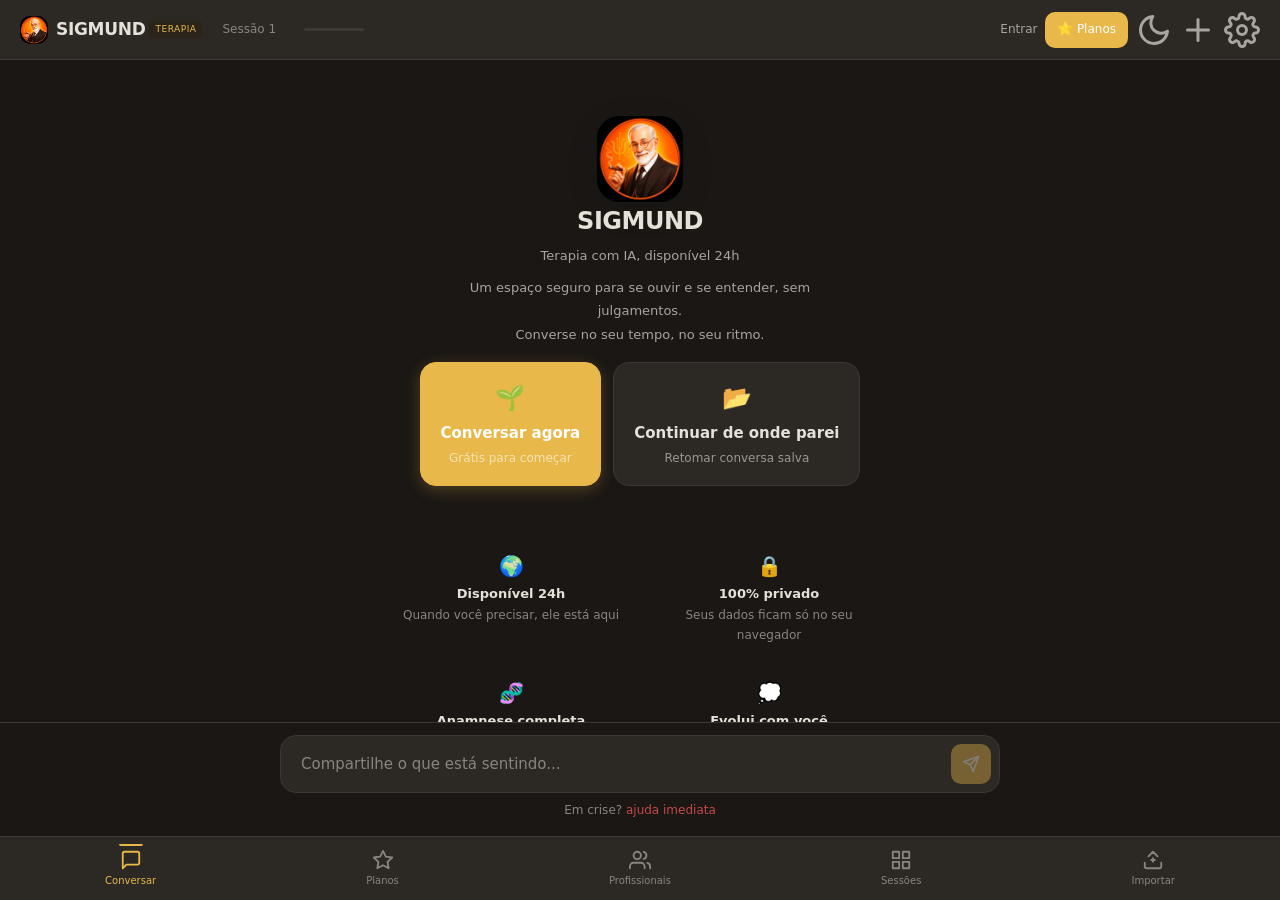
<file: terapia-spa/index.html>
<!DOCTYPE html>
<html lang="pt-BR" data-theme="dark">
<head>
  <meta charset="UTF-8">
  <meta name="viewport" content="width=device-width, initial-scale=1.0, viewport-fit=cover">
  <meta name="theme-color" content="#1A1A1E">
  <meta name="apple-mobile-web-app-capable" content="yes">
  <meta name="apple-mobile-web-app-status-bar-style" content="black-translucent">
  <meta name="apple-mobile-web-app-title" content="SIGMUND">
  <meta name="mobile-web-app-capable" content="yes">
  <meta name="application-name" content="SIGMUND">
  <title>SIGMUND — Terapia com IA. Converse 24h, no seu ritmo.</title>
  <meta name="description" content="SIGMUND é terapia com IA — um espaço seguro para conversar, se ouvir e se entender. Disponível 24 horas por dia. Primeira sessão gratuita.">
  <meta name="keywords" content="terapia online, terapia com IA, saúde mental, psicologia online, bem-estar emocional, autocuidado, terapia digital, acolhimento emocional">
  <meta name="author" content="SIGMUND">
  <meta name="robots" content="index, follow">
  <meta name="language" content="pt-BR">
  <meta name="referrer" content="strict-origin-when-cross-origin">

  <!-- Open Graph / Social -->
  <meta property="og:title" content="SIGMUND — Terapia com IA, 24h">
  <meta property="og:description" content="Um espaço seguro para conversar, se ouvir e se entender. Disponível quando você precisar. Primeira sessão gratuita.">
  <meta property="og:type" content="website">
  <meta property="og:site_name" content="SIGMUND">
  <meta property="og:locale" content="pt_BR">
  <meta property="og:url" content="https://sigmund-4fn.pages.dev/">
  <meta property="og:image" content="https://sigmund-4fn.pages.dev/sigmund.webp">
  <meta property="og:image:width" content="517">
  <meta property="og:image:height" content="517">
  <meta property="og:image:alt" content="SIGMUND — Terapia com IA. Ícone do app com fundo escuro e iniciais S.">
  <meta property="og:determiner" content="o">

  <!-- Twitter Card -->
  <meta name="twitter:card" content="summary">
  <meta name="twitter:domain" content="sigmund-4fn.pages.dev">
  <meta name="twitter:title" content="SIGMUND — Terapia com IA, 24h">
  <meta name="twitter:description" content="Converse, se ouça e se entenda. Um espaço seguro de terapia com IA, disponível quando você precisar.">
  <meta name="twitter:image" content="https://sigmund-4fn.pages.dev/sigmund.webp">
  <meta name="twitter:image:alt" content="SIGMUND — Terapia com IA. Ícone do app.">
  <meta name="twitter:site" content="@sigmund">

  <link rel="canonical" href="https://sigmund-4fn.pages.dev/">
  <link rel="manifest" href="manifest.json">

  <!-- Google Analytics (placeholder - substitua G-XXXXXXXXXX pelo seu ID) -->
  <!--
  <script async src="https://www.googletagmanager.com/gtag/js?id=G-XXXXXXXXXX"></script>
  <script>
    window.dataLayer = window.dataLayer || [];
    function gtag(){dataLayer.push(arguments);}
    gtag('js', new Date());
    gtag('config', 'G-XXXXXXXXXX');
  </script>
  -->

  <!-- Icons -->
  <link rel="icon" type="image/webp" href="sigmund.webp">
<link rel="icon" type="image/png" href="icon.png">
  <link rel="apple-touch-icon" href="sigmund.webp">

  <!-- Schema.org structured data -->
  <script type="application/ld+json">
  {
    "@context": "https://schema.org",
    "@type": "HealthAndBeautyBusiness",
    "name": "SIGMUND",
    "alternateName": "Sig",
    "description": "Terapia com IA. Um espaço seguro para conversar, se ouvir e se entender, disponível 24 horas.",
    "url": "https://sigmund-4fn.pages.dev/",
    "image": "https://sigmund-4fn.pages.dev/sigmund.webp",
    "sameAs": [],
    "foundingDate": "2026",
    "email": "contato@sigmund.app",
    "offers": {
      "@type": "Offer",
      "price": "49",
      "priceCurrency": "BRL",
      "priceValidUntil": "2027-12-31",
      "description": "Premium — 2 sessões por semana com IA terapeutica",
      "availability": "https://schema.org/OnlineOnly",
      "url": "https://sigmund-4fn.pages.dev/"
    },
    "potentialAction": {
      "@type": "CommunicateAction",
      "description": "Iniciar sessão de terapia com IA",
      "target": "https://sigmund-4fn.pages.dev/"
    }
  }
  </script>


  <link rel="preload" as="image" href="sigmund.webp">
  <link rel="preload" as="style" href="css/variables.css">
  <link rel="stylesheet" href="css/variables.css">
  <link rel="stylesheet" href="css/base.css">
  <link rel="stylesheet" href="css/layout.css">
  <link rel="stylesheet" href="css/chat.css">
  <link rel="stylesheet" href="css/components.css">
  <script src="https://accounts.google.com/gsi/client" async defer></script>
</head>
<body>
  <div class="app" id="app">
    <header class="app-header">
      <div class="app-header-left">
        <a href="#" class="app-logo" id="homeBtn" title="Início">
          <img class="app-logo-icon" src="sigmund.webp" alt="SIGMUND">
          <span class="app-logo-text">SIGMUND</span>
          <span class="app-logo-badge">terapia</span>
        </a>
        <span class="chat-date-divider" style="display:none;border:none;font-size:var(--font-size-xs);padding:0 var(--space-2);" id="sessionIndicator"></span>
        <div class="session-progress-bar" style="display:none;">
          <div class="session-progress-fill" id="sessionProgress"></div>
        </div>
      </div>
      <div class="app-header-right">
        <div class="header-user" id="userMenu" style="display:flex;align-items:center;gap:var(--space-2);">
          <span id="userNameDisplay" style="display:none;font-size:var(--font-size-xs);font-weight:var(--font-weight-medium);color:var(--color-text);padding:0 var(--space-1);"></span>
          <span id="userPlanBadge" style="display:none;font-size:9px;font-weight:600;text-transform:uppercase;letter-spacing:0.3px;background:var(--color-accent);color:white;padding:1px 8px;border-radius:10px;"></span>
          <button id="loginBtn" class="header-btn" title="Entrar" aria-label="Entrar" style="font-size:var(--font-size-xs);font-weight:var(--font-weight-medium);">Entrar</button>
        </div>
        <button class="header-btn header-btn-primary" id="headerPremiumBtn" title="Ver planos" aria-label="Planos">
          <span style="font-size:13px;">&#x2B50;</span>
          <span>Planos</span>
        </button>
        <button class="header-btn" id="themeToggle" title="Alternar tema" aria-label="Alternar tema">
          <svg id="themeIcon" viewBox="0 0 24 24" fill="none" stroke="currentColor" stroke-width="2" stroke-linecap="round" stroke-linejoin="round">
            <path d="M21 12.79A9 9 0 1 1 11.21 3 7 7 0 0 0 21 12.79z"/>
          </svg>
        </button>
        <button class="header-btn" id="newSessionBtn2" title="Nova sessão (apaga a conversa atual)" aria-label="Nova sessão">
          <svg viewBox="0 0 24 24" fill="none" stroke="currentColor" stroke-width="2" stroke-linecap="round" stroke-linejoin="round">
            <line x1="12" y1="5" x2="12" y2="19"/><line x1="5" y1="12" x2="19" y2="12"/>
          </svg>
        </button>
        <button class="header-btn" id="settingsBtn" title="Configurações" aria-label="Configurações">
          <svg viewBox="0 0 24 24" fill="none" stroke="currentColor" stroke-width="2" stroke-linecap="round" stroke-linejoin="round">
            <circle cx="12" cy="12" r="3"/><path d="M19.4 15a1.65 1.65 0 0 0 .33 1.82l.06.06a2 2 0 0 1-2.83 2.83l-.06-.06a1.65 1.65 0 0 0-1.82-.33 1.65 1.65 0 0 0-1 1.51V21a2 2 0 0 1-4 0v-.09A1.65 1.65 0 0 0 9 19.4a1.65 1.65 0 0 0-1.82.33l-.06.06a2 2 0 0 1-2.83-2.83l.06-.06A1.65 1.65 0 0 0 4.68 15a1.65 1.65 0 0 0-1.51-1H3a2 2 0 0 1 0-4h.09A1.65 1.65 0 0 0 4.6 9a1.65 1.65 0 0 0-.33-1.82l-.06-.06a2 2 0 0 1 2.83-2.83l.06.06A1.65 1.65 0 0 0 9 4.68a1.65 1.65 0 0 0 1-1.51V3a2 2 0 0 1 4 0v.09a1.65 1.65 0 0 0 1 1.51 1.65 1.65 0 0 0 1.82-.33l.06-.06a2 2 0 0 1 2.83 2.83l-.06.06A1.65 1.65 0 0 0 19.4 9a1.65 1.65 0 0 0 1.51 1H21a2 2 0 0 1 0 4h-.09a1.65 1.65 0 0 0-1.51 1z"/>
          </svg>
        </button>
      </div>
    </header>

    <main class="main-area">
      <div class="chat-container" id="chatContainer">
        <div class="chat-messages" id="chatMessages" role="log" aria-live="polite" aria-label="Mensagens da conversa">
          <div class="chat-welcome" id="welcomeScreen">
            <div class="lp-hero">
              <img class="lp-icon" src="sigmund.webp" alt="SIGMUND">
              <h1 class="lp-title">SIGMUND</h1>
              <p class="lp-subtitle">Terapia com IA, disponível 24h</p>
              <p class="lp-description">Um espaço seguro para se ouvir e se entender, sem julgamentos.<br>Converse no seu tempo, no seu ritmo.</p>
              <div class="lp-ctas">
                <button class="welcome-btn welcome-btn-primary" id="welcomeFirstSession">
                  <span class="welcome-btn-icon">&#x1F331;</span>
                  <span class="welcome-btn-label">Conversar agora</span>
                  <span class="welcome-btn-desc">Grátis para começar</span>
                </button>
                <button class="welcome-btn" id="welcomeImport">
                  <span class="welcome-btn-icon">&#x1F4C2;</span>
                  <span class="welcome-btn-label">Continuar de onde parei</span>
                  <span class="welcome-btn-desc">Retomar conversa salva</span>
                </button>
              </div>
            </div>
            <div class="lp-benefits">
              <div class="lp-benefit-item">
                <div class="lp-benefit-icon">&#x1F30D;</div>
                <strong>Disponível 24h</strong>
                <span>Quando você precisar, ele está aqui</span>
              </div>
              <div class="lp-benefit-item">
                <div class="lp-benefit-icon">&#x1F512;</div>
                <strong>100% privado</strong>
                <span>Seus dados ficam só no seu navegador</span>
              </div>
              <div class="lp-benefit-item">
                <div class="lp-benefit-icon">&#x1F9EC;</div>
                <strong>Anamnese completa</strong>
                <span>Ele pergunta, entende e lembra</span>
              </div>
              <div class="lp-benefit-item">
                <div class="lp-benefit-icon">&#x1F4AD;</div>
                <strong>Evolui com você</strong>
                <span>Sessões conectadas, não isoladas</span>
              </div>
            </div>
            <div class="lp-section" id="welcomePlansSection">
              <h2 class="lp-section-title">Planos</h2>
              <div class="lp-plans">
                <div class="lp-plan-card" id="welcomePremiumCTA">
                  <div class="lp-plan-tag">Mais escolhido</div>
                  <h3>Premium</h3>
                  <p>Para o seu autocuidado</p>
                  <div class="lp-plan-price"><strong>R$ 49</strong><span>/mês</span></div>
                  <ul>
                    <li>2 sessões por semana</li>
                    <li>Salvamento automático da conversa</li>
                    <li>Senha para proteger suas conversas</li>
                  </ul>
                  <button class="welcome-btn welcome-btn-primary" style="width:100%;">Assinar</button>
                </div>
              </div>
              <p class="lp-free-note">Grátis para começar.</p>
            </div>
          </div>
        </div>
      </div>

      <div class="input-area">
        <div class="input-wrapper">
          <textarea id="chatInput" rows="1" placeholder="Compartilhe o que está sentindo..." maxlength="4000" aria-label="Mensagem"></textarea>
          <button class="send-btn" id="sendBtn" disabled aria-label="Enviar mensagem">
            <svg viewBox="0 0 24 24" fill="none" stroke="currentColor" stroke-width="2" stroke-linecap="round" stroke-linejoin="round">
              <line x1="22" y1="2" x2="11" y2="13"/><polygon points="22 2 15 22 11 13 2 9 22 2"/>
            </svg>
          </button>
        </div>
        <div style="text-align:center;padding:var(--space-2) 0 0;font-size:var(--font-size-xs);color:var(--color-text-tertiary);">
          Em crise? <button id="emergencyQuickBtn" style="color:var(--color-emergency);font-weight:var(--font-weight-medium);background:none;border:none;cursor:pointer;">ajuda imediata</button>
        </div>
      </div>
    </main>

    <nav class="app-nav" role="tablist" aria-label="Navegação principal">
      <button class="nav-item active" id="navChatBtn" role="tab" aria-selected="true" tabindex="0">
        <svg viewBox="0 0 24 24" fill="none" stroke="currentColor" stroke-width="2" stroke-linecap="round" stroke-linejoin="round">
          <path d="M21 15a2 2 0 0 1-2 2H7l-4 4V5a2 2 0 0 1 2-2h14a2 2 0 0 1 2 2z"/>
        </svg>
        <span>Conversar</span>
      </button>
      <button class="nav-item" id="navPremiumBtn" role="tab" aria-selected="false" tabindex="-1">
        <svg viewBox="0 0 24 24" fill="none" stroke="currentColor" stroke-width="2" stroke-linecap="round" stroke-linejoin="round">
          <polygon points="12 2 15.09 8.26 22 9.27 17 14.14 18.18 21.02 12 17.77 5.82 21.02 7 14.14 2 9.27 8.91 8.26 12 2"/>
        </svg>
        <span>Planos</span>
      </button>
      <button class="nav-item" id="navWLBtn" role="tab" aria-selected="false" tabindex="-1">
        <svg viewBox="0 0 24 24" fill="none" stroke="currentColor" stroke-width="2" stroke-linecap="round" stroke-linejoin="round">
          <path d="M17 21v-2a4 4 0 0 0-4-4H5a4 4 0 0 0-4 4v2"/><circle cx="9" cy="7" r="4"/><path d="M23 21v-2a4 4 0 0 0-3-3.87"/><path d="M16 3.13a4 4 0 0 1 0 7.75"/>
        </svg>
        <span>Profissionais</span>
      </button>
      <button class="nav-item" id="sessoesNavBtn" role="tab" aria-selected="false" tabindex="-1">
        <svg viewBox="0 0 24 24" fill="none" stroke="currentColor" stroke-width="2" stroke-linecap="round" stroke-linejoin="round">
          <rect x="3" y="3" width="7" height="7"/><rect x="14" y="3" width="7" height="7"/><rect x="3" y="14" width="7" height="7"/><rect x="14" y="14" width="7" height="7"/>
        </svg>
        <span>Sessões</span>
      </button>
      <button class="nav-item" id="dashboardNavBtn" role="tab" aria-selected="false" tabindex="-1" style="display:none;">
        <svg viewBox="0 0 24 24" fill="none" stroke="currentColor" stroke-width="2" stroke-linecap="round" stroke-linejoin="round">
          <rect x="3" y="3" width="7" height="7"/><rect x="14" y="3" width="7" height="7"/><rect x="14" y="14" width="7" height="7"/><rect x="3" y="14" width="7" height="7"/>
        </svg>
        <span>Pacientes</span>
      </button>
      <button class="nav-item" id="importNavBtn" role="tab" aria-selected="false" tabindex="-1">
        <svg viewBox="0 0 24 24" fill="none" stroke="currentColor" stroke-width="2" stroke-linecap="round" stroke-linejoin="round">
          <path d="M21 15v4a2 2 0 0 1-2 2H5a2 2 0 0 1-2-2v-4"/><polyline points="10 12 14 12"/><line x1="12" y1="10" x2="12" y2="14"/><polyline points="17 8 12 3 7 8"/>
        </svg>
        <span>Importar</span>
      </button>
      <input type="file" id="importFileInput" accept=".sgm,.md" style="display:none">
    </nav>

  </div>

  <div class="emergency-modal-overlay modal-hidden" id="emergencyModal">
    <div class="emergency-modal">
      <div class="emergency-modal-icon">&#x2764;&#xFE0F;</div>
      <h2>Você não está sozinho(a)</h2>
      <p>Se você está passando por uma crise emocional, pensando em se machucar ou precisa de alguém para conversar agora, estes canais estão disponíveis 24 horas por dia:</p>
      <div class="emergency-contacts">
        <a href="https://www.cvv.org.br" target="_blank" rel="noopener" class="emergency-contact">
          <div class="emergency-contact-info">
            <span class="emergency-contact-name">CVV — Centro de Valorização da Vida</span>
            <span class="emergency-contact-desc">Apoio emocional gratuito 24h</span>
          </div>
          <span class="emergency-contact-number">188</span>
        </a>
        <a href="https://www.gov.br/saude/pt-br/composicao/saes/servico-de-atendimento-movel-de-urgencia-samu-192" target="_blank" rel="noopener" class="emergency-contact">
          <div class="emergency-contact-info">
            <span class="emergency-contact-name">SAMU — Serviço de Atendimento Móvel de Urgência</span>
            <span class="emergency-contact-desc">Emergências médicas 24h</span>
          </div>
          <span class="emergency-contact-number">192</span>
        </a>
        <a href="https://www.gov.br/mj/pt-br" target="_blank" rel="noopener" class="emergency-contact">
          <div class="emergency-contact-info">
            <span class="emergency-contact-name">Polícia Militar</span>
            <span class="emergency-contact-desc">Emergências imediatas</span>
          </div>
          <span class="emergency-contact-number">190</span>
        </a>
      </div>
      <button class="emergency-modal-close" id="emergencyModalClose">Fechar</button>
    </div>
  </div>

  <div class="settings-modal-overlay modal-hidden" id="settingsModal">
    <div class="settings-modal">
      <div class="settings-header">
        <h2>Configurações</h2>
        <button class="settings-close" id="settingsClose">✕</button>
      </div>
      <div class="settings-body">
        <div class="settings-group" style="text-align:center;">
          <p style="color:var(--color-text-secondary);font-size:var(--font-size-sm);">SIGMUND — versão 1.0<br>Suas sessões são privadas e armazenadas apenas no seu navegador.</p>
          <p style="margin-top:var(--space-3);font-size:var(--font-size-xs);color:var(--color-text-tertiary);">
            <a href="termos" target="_blank" rel="noopener" style="color:var(--color-accent-text,var(--color-accent));text-decoration:underline;">Termos de Serviço</a>
            &nbsp;·&nbsp;
            <a href="privacidade" target="_blank" rel="noopener" style="color:var(--color-accent-text,var(--color-accent));text-decoration:underline;">Política de Privacidade</a>
          </p>
        </div>
        <div class="settings-group" id="googleAuthSection" style="display:none;">
          <span class="settings-label">Entrar com Google</span>
          <span class="settings-description">Proteja suas sessões e acesse de qualquer lugar.</span>
          <button class="settings-btn primary" id="googleLoginBtn" style="margin-top:var(--space-2);">Entrar com Google</button>
          <div id="googleUserInfo" style="display:none;margin-top:var(--space-2);padding:var(--space-2);background:var(--color-accent-soft);border-radius:var(--radius-md);">
            <span id="googleUserName" style="font-weight:var(--font-weight-medium);"></span>
            <span id="googleUserEmail" style="display:block;font-size:var(--font-size-xs);color:var(--color-text-tertiary);"></span>
          </div>
        </div>
        <div class="settings-group">
          <span class="settings-label">Proteger com PIN</span>
          <span class="settings-description">Crie uma senha de 4 dígitos para proteger suas conversas em computadores compartilhados.</span>
          <div style="display:flex;gap:var(--space-2);margin-top:var(--space-2);">
            <input type="password" class="settings-input" id="pinInput" placeholder="4 dígitos" maxlength="4" inputmode="numeric" pattern="[0-9]*" style="width:100px;text-align:center;font-size:18px;letter-spacing:4px;">
            <button class="settings-btn primary" id="pinSaveBtn" style="flex-shrink:0;">Salvar PIN</button>
          </div>
          <div id="pinStatus" style="font-size:var(--font-size-xs);margin-top:var(--space-1);"></div>
        </div>
        <div class="settings-group">
          <div class="settings-toggle">
            <div>
              <span class="settings-label">Tema escuro</span>
              <span class="settings-description">Alternar entre tema claro e escuro.</span>
            </div>
            <div class="toggle-track active" id="darkModeToggle" role="button" tabindex="0" aria-label="Alternar tema escuro">
              <div class="toggle-thumb"></div>
            </div>
          </div>
        </div>

        <div id="devSettings" style="display:none;border-top:1px solid var(--color-border);padding-top:var(--space-4);margin-top:var(--space-4);">
          <p style="font-size:var(--font-size-xs);color:var(--color-text-tertiary);margin-bottom:var(--space-3);">⚙️ Modo desenvolvedor</p>
          <div class="settings-group">
            <span class="settings-label">Provedor de IA</span>
            <select class="settings-select" id="providerSelect">
              <option value="openrouter">OpenRouter</option>
              <option value="openai">OpenAI</option>
              <option value="anthropic">Anthropic</option>
              <option value="nvidia">NVIDIA NIM</option>
              <option value="google">Google Gemini</option>
            </select>
          </div>
          <div class="settings-group">
            <span class="settings-label">Modelo</span>
            <select class="settings-select" id="modelSelect"></select>
          </div>
          <div class="settings-group">
            <span class="settings-label">Chave de API</span>
            <input type="password" class="settings-input" id="apiKeyInput" placeholder="sk-... ou similar" autocomplete="off">
          </div>
          <div class="settings-actions">
            <button class="settings-btn primary" id="settingsSave">Salvar configurações dev</button>
          </div>
        </div>
      </div>
    </div>
  </div>


  <script defer src="js/utils.js"></script>
  <script defer src="js/crypto.js"></script>
  <script defer src="js/stripe.js"></script>
  <script defer src="js/dashboard.js"></script>
  <script defer src="js/onboarding.js"></script>
  <script defer src="js/session.js"></script>
  <script defer src="js/kb.js"></script>
  <script defer src="js/prompts.js"></script>
  <script defer src="js/router.js"></script>
  <script defer src="js/api.js"></script>
  <script defer src="js/chat.js"></script>
  <script defer src="js/app.js"></script>
</body>
</html>
</file>
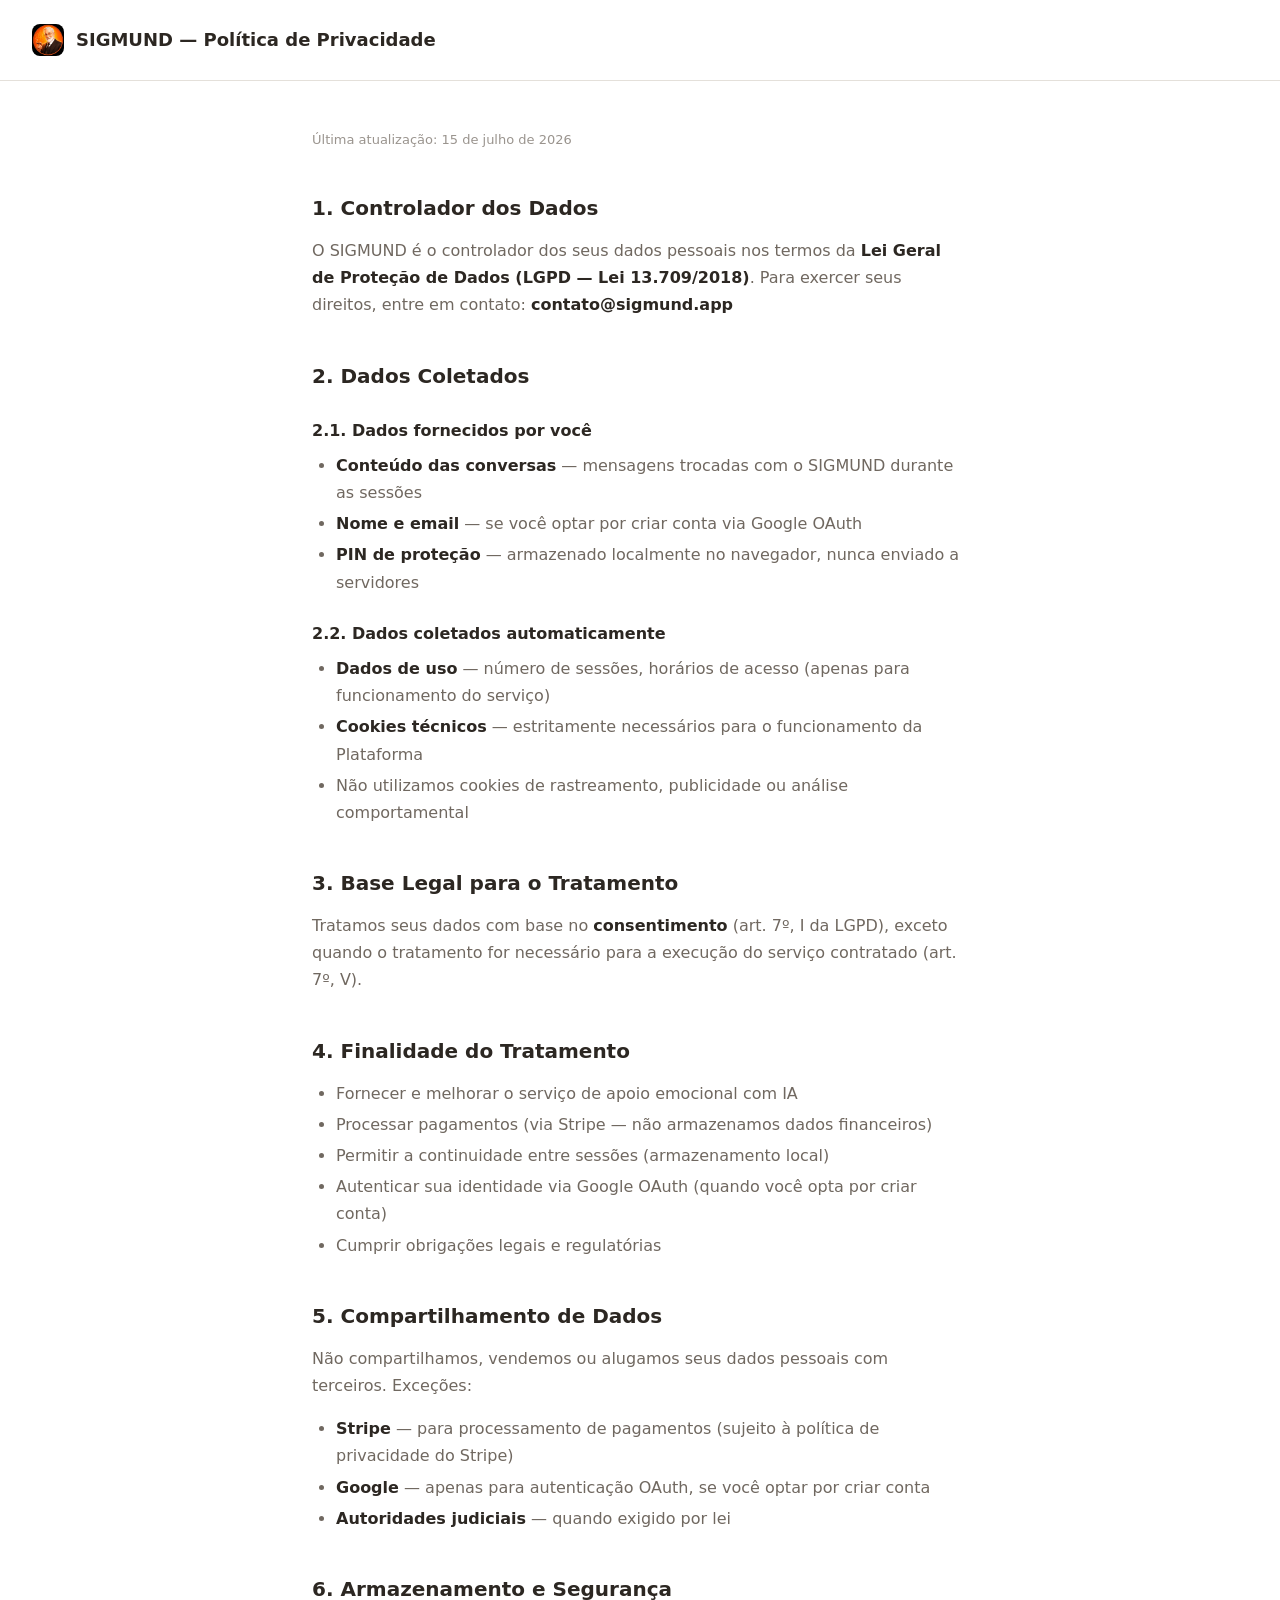
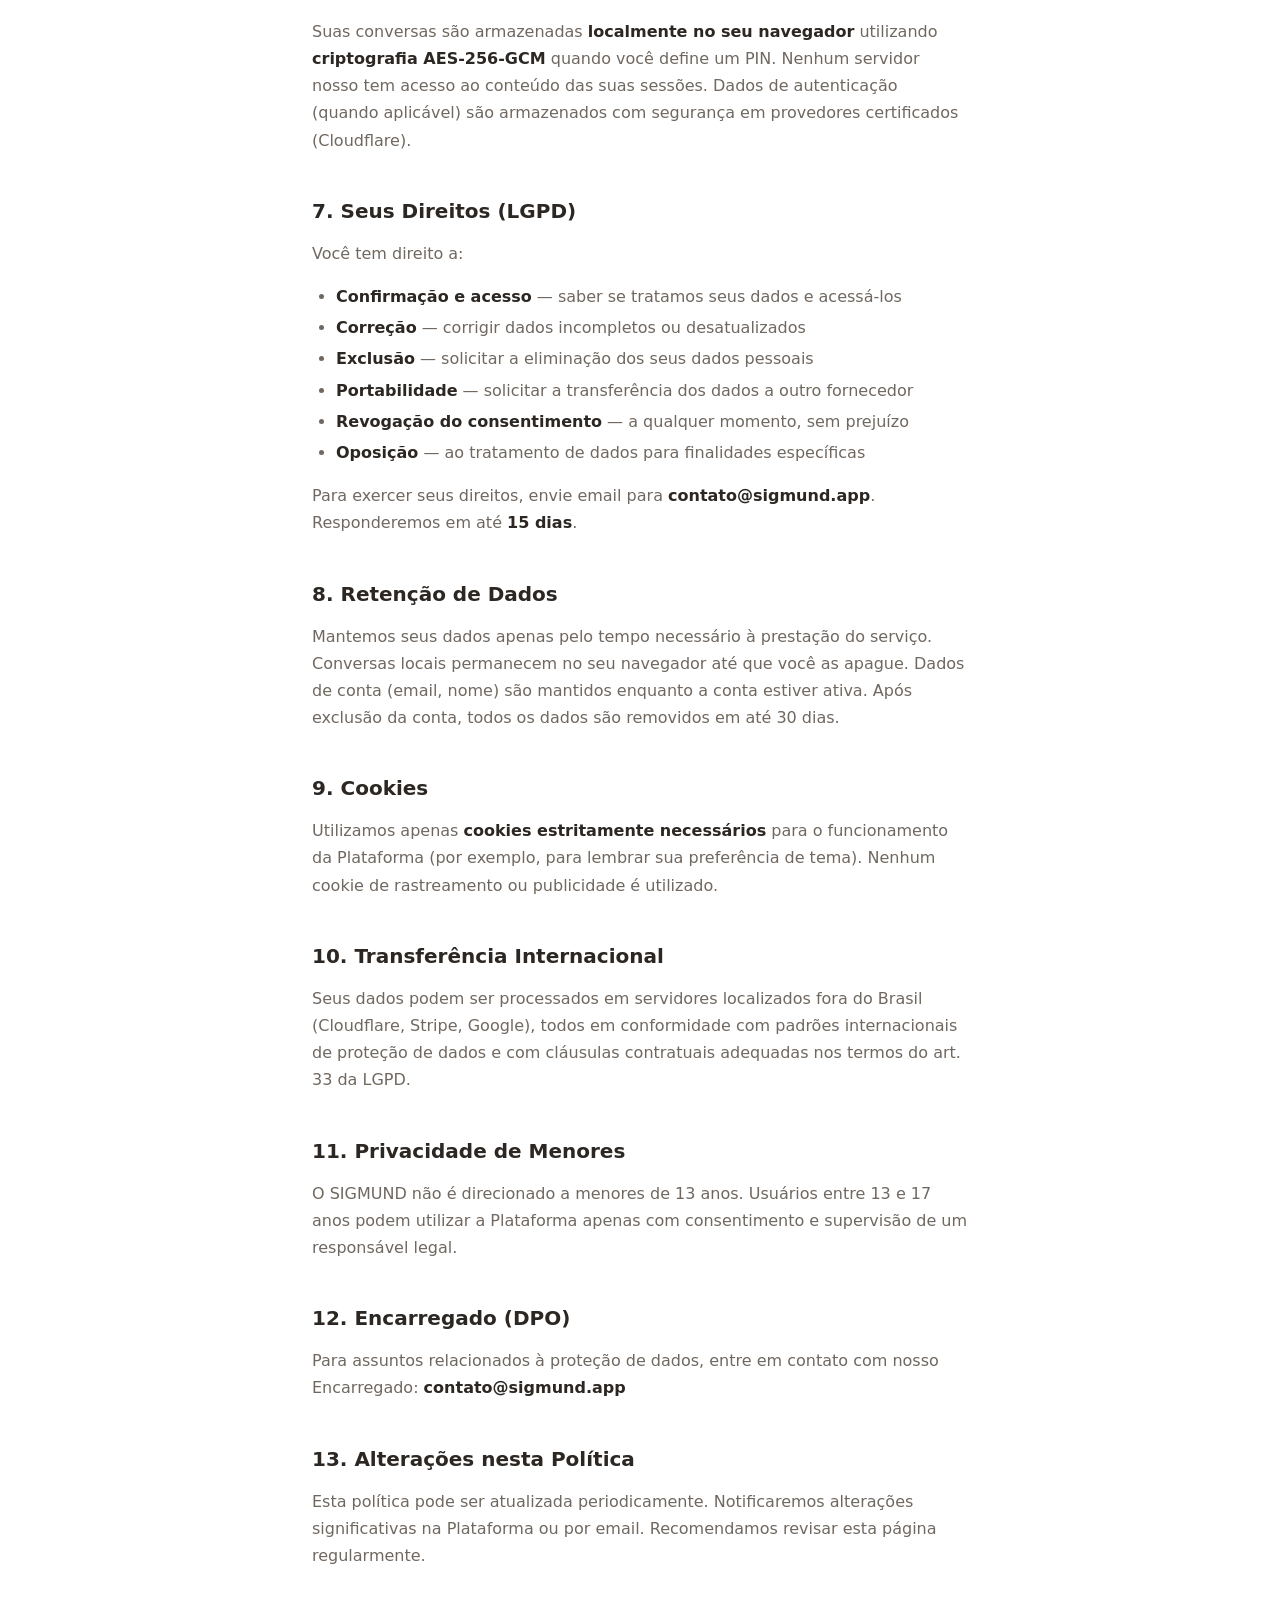
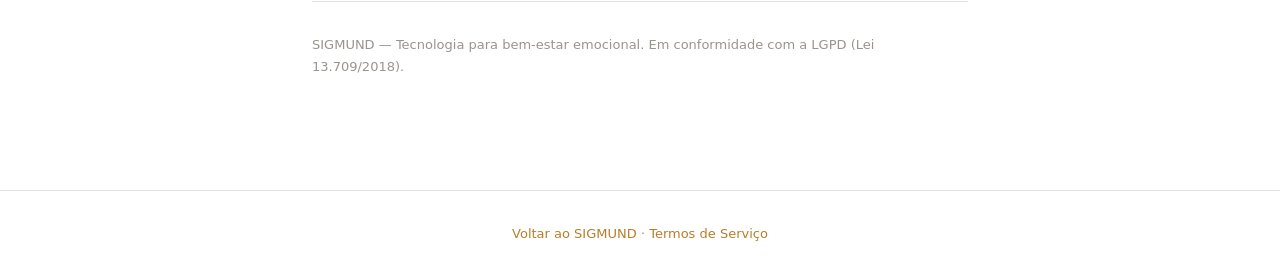
<file: terapia-spa/privacidade.html>
<!DOCTYPE html>
<html lang="pt-BR">
<head>
  <meta charset="UTF-8">
  <meta name="viewport" content="width=device-width, initial-scale=1.0">
  <title>Política de Privacidade — SIGMUND</title>
  <meta name="robots" content="index, follow">
  <link rel="canonical" href="https://sigmund-4fn.pages.dev/privacidade">
  <style>
    *,*::before,*::after{box-sizing:border-box;margin:0;padding:0}
    html{font-size:16px;-webkit-font-smoothing:antialiased}
    body{font-family:-apple-system,BlinkMacSystemFont,'Segoe UI',system-ui,sans-serif;font-size:1rem;line-height:1.7;color:#2C2722;background:#FFFFFF;padding:0}
    header{background:#FFFFFF;border-bottom:1px solid #E4E0DA;padding:1.5rem 2rem;display:flex;align-items:center;gap:0.75rem}
    header img{width:32px;height:32px;border-radius:8px}
    header h1{font-size:1.125rem;font-weight:600;color:#2C2722}
    main{max-width:720px;margin:0 auto;padding:3rem 2rem 6rem}
    h2{font-size:1.25rem;font-weight:600;color:#2C2722;margin:2.5rem 0 0.75rem}
    h3{font-size:1rem;font-weight:600;color:#2C2722;margin:1.5rem 0 0.5rem}
    p{margin-bottom:1rem;color:#706860}
    ul{margin:0 0 1rem 1.5rem;color:#706860}
    li{margin-bottom:0.25rem}
    strong{color:#2C2722}
    a{color:#B87D2A;text-decoration:none}
    a:hover{text-decoration:underline}
    .last-updated{font-size:0.8125rem;color:#9A948E;margin-bottom:2rem}
    hr{border:none;border-top:1px solid #E4E0DA;margin:2rem 0}
    footer{text-align:center;padding:2rem;font-size:0.8125rem;color:#9A948E;border-top:1px solid #E4E0DA}
    @media(max-width:640px){header{padding:1rem}main{padding:2rem 1rem 4rem}h2{font-size:1.125rem}}
  </style>
</head>
<body>
  <header>
    <img src="sigmund.webp" alt="SIGMUND">
    <h1>SIGMUND — Política de Privacidade</h1>
  </header>
  <main>
    <p class="last-updated">Última atualização: 15 de julho de 2026</p>

    <h2>1. Controlador dos Dados</h2>
    <p>O SIGMUND é o controlador dos seus dados pessoais nos termos da <strong>Lei Geral de Proteção de Dados (LGPD — Lei 13.709/2018)</strong>. Para exercer seus direitos, entre em contato: <strong>contato@sigmund.app</strong></p>

    <h2>2. Dados Coletados</h2>

    <h3>2.1. Dados fornecidos por você</h3>
    <ul>
      <li><strong>Conteúdo das conversas</strong> — mensagens trocadas com o SIGMUND durante as sessões</li>
      <li><strong>Nome e email</strong> — se você optar por criar conta via Google OAuth</li>
      <li><strong>PIN de proteção</strong> — armazenado localmente no navegador, nunca enviado a servidores</li>
    </ul>

    <h3>2.2. Dados coletados automaticamente</h3>
    <ul>
      <li><strong>Dados de uso</strong> — número de sessões, horários de acesso (apenas para funcionamento do serviço)</li>
      <li><strong>Cookies técnicos</strong> — estritamente necessários para o funcionamento da Plataforma</li>
      <li>Não utilizamos cookies de rastreamento, publicidade ou análise comportamental</li>
    </ul>

    <h2>3. Base Legal para o Tratamento</h2>
    <p>Tratamos seus dados com base no <strong>consentimento</strong> (art. 7º, I da LGPD), exceto quando o tratamento for necessário para a execução do serviço contratado (art. 7º, V).</p>

    <h2>4. Finalidade do Tratamento</h2>
    <ul>
      <li>Fornecer e melhorar o serviço de apoio emocional com IA</li>
      <li>Processar pagamentos (via Stripe — não armazenamos dados financeiros)</li>
      <li>Permitir a continuidade entre sessões (armazenamento local)</li>
      <li>Autenticar sua identidade via Google OAuth (quando você opta por criar conta)</li>
      <li>Cumprir obrigações legais e regulatórias</li>
    </ul>

    <h2>5. Compartilhamento de Dados</h2>
    <p>Não compartilhamos, vendemos ou alugamos seus dados pessoais com terceiros. Exceções:</p>
    <ul>
      <li><strong>Stripe</strong> — para processamento de pagamentos (sujeito à política de privacidade do Stripe)</li>
      <li><strong>Google</strong> — apenas para autenticação OAuth, se você optar por criar conta</li>
      <li><strong>Autoridades judiciais</strong> — quando exigido por lei</li>
    </ul>

    <h2>6. Armazenamento e Segurança</h2>
    <p>Suas conversas são armazenadas <strong>localmente no seu navegador</strong> utilizando <strong>criptografia AES-256-GCM</strong> quando você define um PIN. Nenhum servidor nosso tem acesso ao conteúdo das suas sessões. Dados de autenticação (quando aplicável) são armazenados com segurança em provedores certificados (Cloudflare).</p>

    <h2>7. Seus Direitos (LGPD)</h2>
    <p>Você tem direito a:</p>
    <ul>
      <li><strong>Confirmação e acesso</strong> — saber se tratamos seus dados e acessá-los</li>
      <li><strong>Correção</strong> — corrigir dados incompletos ou desatualizados</li>
      <li><strong>Exclusão</strong> — solicitar a eliminação dos seus dados pessoais</li>
      <li><strong>Portabilidade</strong> — solicitar a transferência dos dados a outro fornecedor</li>
      <li><strong>Revogação do consentimento</strong> — a qualquer momento, sem prejuízo</li>
      <li><strong>Oposição</strong> — ao tratamento de dados para finalidades específicas</li>
    </ul>
    <p>Para exercer seus direitos, envie email para <strong>contato@sigmund.app</strong>. Responderemos em até <strong>15 dias</strong>.</p>

    <h2>8. Retenção de Dados</h2>
    <p>Mantemos seus dados apenas pelo tempo necessário à prestação do serviço. Conversas locais permanecem no seu navegador até que você as apague. Dados de conta (email, nome) são mantidos enquanto a conta estiver ativa. Após exclusão da conta, todos os dados são removidos em até 30 dias.</p>

    <h2>9. Cookies</h2>
    <p>Utilizamos apenas <strong>cookies estritamente necessários</strong> para o funcionamento da Plataforma (por exemplo, para lembrar sua preferência de tema). Nenhum cookie de rastreamento ou publicidade é utilizado.</p>

    <h2>10. Transferência Internacional</h2>
    <p>Seus dados podem ser processados em servidores localizados fora do Brasil (Cloudflare, Stripe, Google), todos em conformidade com padrões internacionais de proteção de dados e com cláusulas contratuais adequadas nos termos do art. 33 da LGPD.</p>

    <h2>11. Privacidade de Menores</h2>
    <p>O SIGMUND não é direcionado a menores de 13 anos. Usuários entre 13 e 17 anos podem utilizar a Plataforma apenas com consentimento e supervisão de um responsável legal.</p>

    <h2>12. Encarregado (DPO)</h2>
    <p>Para assuntos relacionados à proteção de dados, entre em contato com nosso Encarregado: <strong>contato@sigmund.app</strong></p>

    <h2>13. Alterações nesta Política</h2>
    <p>Esta política pode ser atualizada periodicamente. Notificaremos alterações significativas na Plataforma ou por email. Recomendamos revisar esta página regularmente.</p>

    <hr>
    <p style="font-size:0.8125rem;color:#9A948E;">SIGMUND — Tecnologia para bem-estar emocional. Em conformidade com a LGPD (Lei 13.709/2018).</p>
  </main>
  <footer>
    <a href="/">Voltar ao SIGMUND</a> · <a href="termos">Termos de Serviço</a>
  </footer>
</body>
</html>
</file>
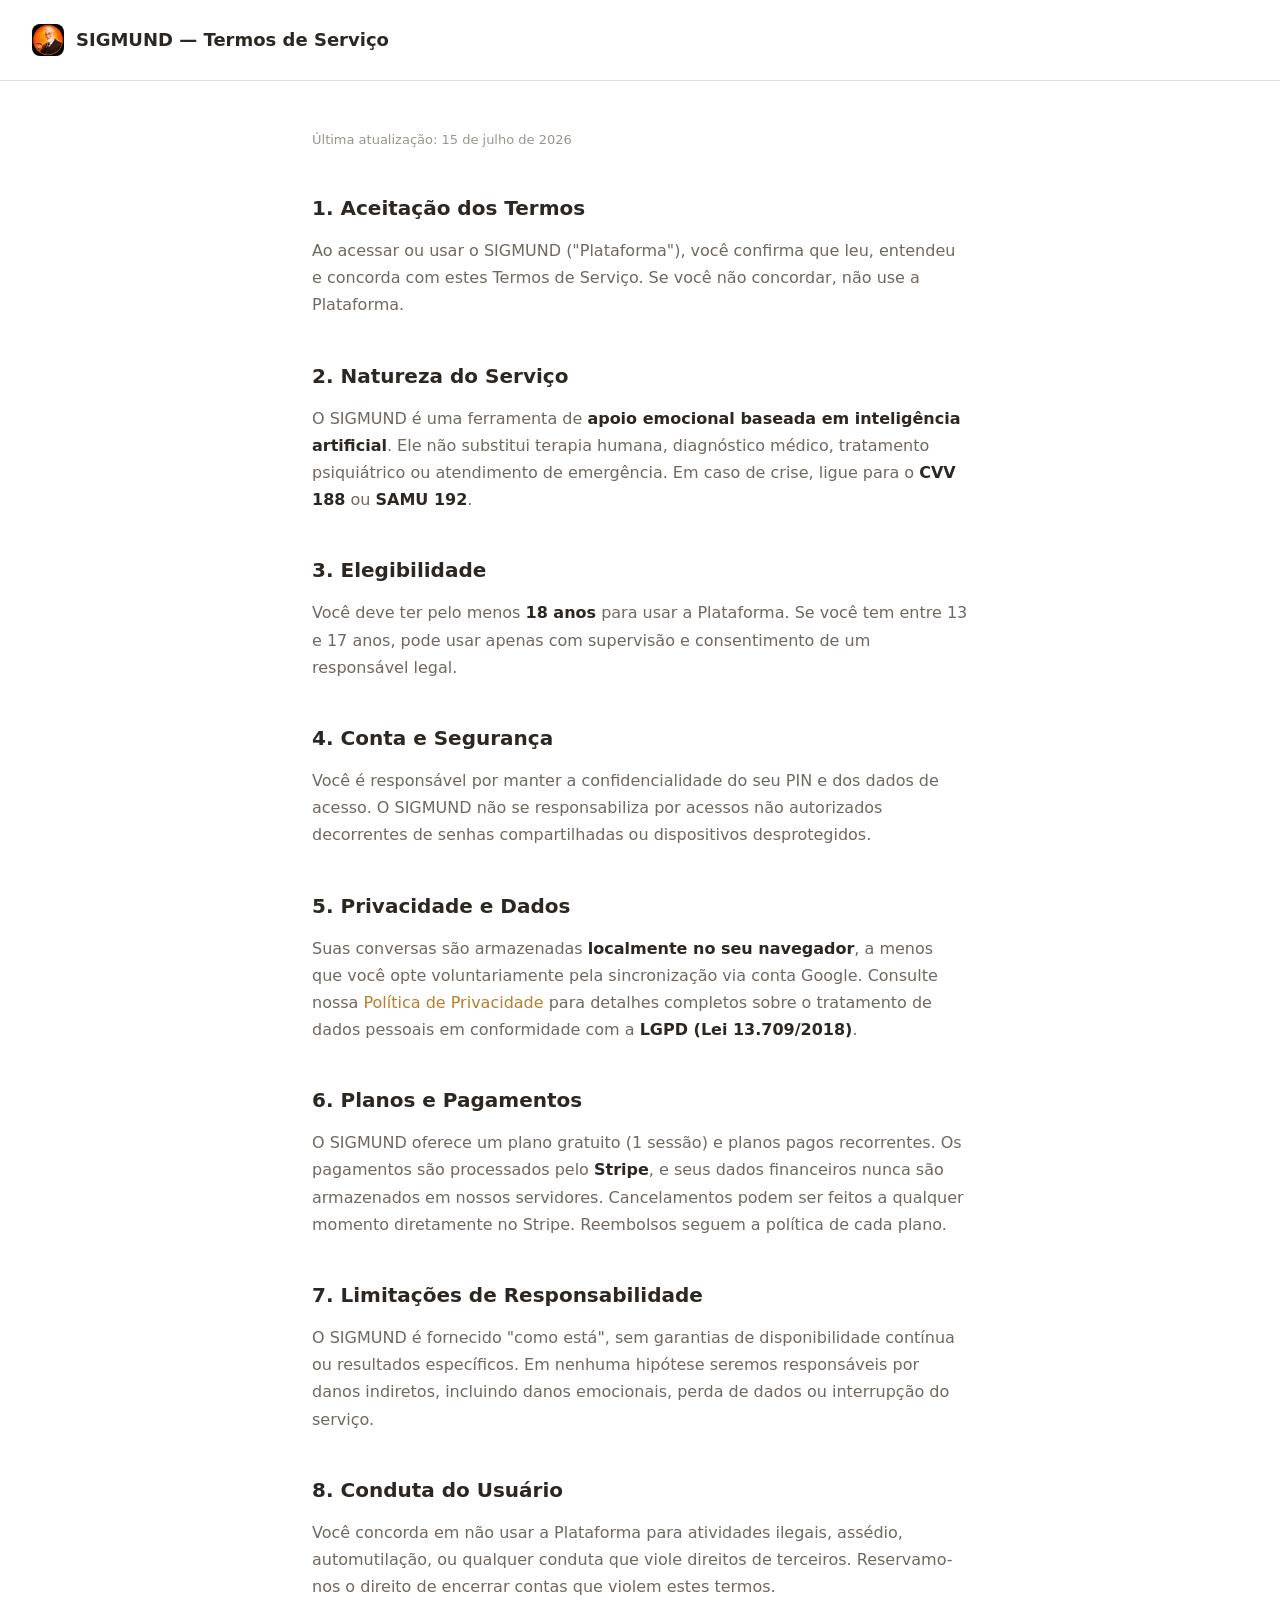
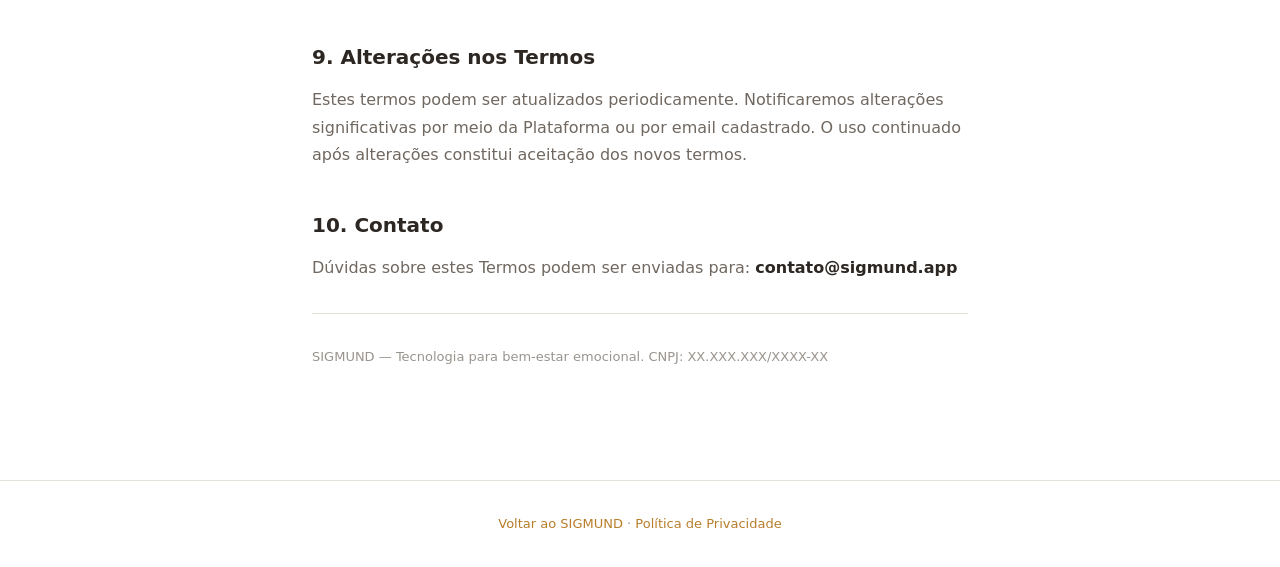
<file: terapia-spa/termos.html>
<!DOCTYPE html>
<html lang="pt-BR">
<head>
  <meta charset="UTF-8">
  <meta name="viewport" content="width=device-width, initial-scale=1.0">
  <title>Termos de Serviço — SIGMUND</title>
  <meta name="robots" content="index, follow">
  <link rel="canonical" href="https://sigmund-4fn.pages.dev/termos">
  <style>
    *,*::before,*::after{box-sizing:border-box;margin:0;padding:0}
    html{font-size:16px;-webkit-font-smoothing:antialiased}
    body{font-family:-apple-system,BlinkMacSystemFont,'Segoe UI',system-ui,sans-serif;font-size:1rem;line-height:1.7;color:#2C2722;background:#FFFFFF;padding:0}
    header{background:#FFFFFF;border-bottom:1px solid #E4E0DA;padding:1.5rem 2rem;display:flex;align-items:center;gap:0.75rem}
    header img{width:32px;height:32px;border-radius:8px}
    header h1{font-size:1.125rem;font-weight:600;color:#2C2722}
    main{max-width:720px;margin:0 auto;padding:3rem 2rem 6rem}
    h2{font-size:1.25rem;font-weight:600;color:#2C2722;margin:2.5rem 0 0.75rem}
    h3{font-size:1rem;font-weight:600;color:#2C2722;margin:1.5rem 0 0.5rem}
    p{margin-bottom:1rem;color:#706860}
    ul{margin:0 0 1rem 1.5rem;color:#706860}
    li{margin-bottom:0.25rem}
    strong{color:#2C2722}
    a{color:#B87D2A;text-decoration:none}
    a:hover{text-decoration:underline}
    .last-updated{font-size:0.8125rem;color:#9A948E;margin-bottom:2rem}
    hr{border:none;border-top:1px solid #E4E0DA;margin:2rem 0}
    footer{text-align:center;padding:2rem;font-size:0.8125rem;color:#9A948E;border-top:1px solid #E4E0DA}
    @media(max-width:640px){header{padding:1rem}main{padding:2rem 1rem 4rem}h2{font-size:1.125rem}}
  </style>
</head>
<body>
  <header>
    <img src="sigmund.webp" alt="SIGMUND">
    <h1>SIGMUND — Termos de Serviço</h1>
  </header>
  <main>
    <p class="last-updated">Última atualização: 15 de julho de 2026</p>

    <h2>1. Aceitação dos Termos</h2>
    <p>Ao acessar ou usar o SIGMUND ("Plataforma"), você confirma que leu, entendeu e concorda com estes Termos de Serviço. Se você não concordar, não use a Plataforma.</p>

    <h2>2. Natureza do Serviço</h2>
    <p>O SIGMUND é uma ferramenta de <strong>apoio emocional baseada em inteligência artificial</strong>. Ele não substitui terapia humana, diagnóstico médico, tratamento psiquiátrico ou atendimento de emergência. Em caso de crise, ligue para o <strong>CVV 188</strong> ou <strong>SAMU 192</strong>.</p>

    <h2>3. Elegibilidade</h2>
    <p>Você deve ter pelo menos <strong>18 anos</strong> para usar a Plataforma. Se você tem entre 13 e 17 anos, pode usar apenas com supervisão e consentimento de um responsável legal.</p>

    <h2>4. Conta e Segurança</h2>
    <p>Você é responsável por manter a confidencialidade do seu PIN e dos dados de acesso. O SIGMUND não se responsabiliza por acessos não autorizados decorrentes de senhas compartilhadas ou dispositivos desprotegidos.</p>

    <h2>5. Privacidade e Dados</h2>
    <p>Suas conversas são armazenadas <strong>localmente no seu navegador</strong>, a menos que você opte voluntariamente pela sincronização via conta Google. Consulte nossa <a href="privacidade">Política de Privacidade</a> para detalhes completos sobre o tratamento de dados pessoais em conformidade com a <strong>LGPD (Lei 13.709/2018)</strong>.</p>

    <h2>6. Planos e Pagamentos</h2>
    <p>O SIGMUND oferece um plano gratuito (1 sessão) e planos pagos recorrentes. Os pagamentos são processados pelo <strong>Stripe</strong>, e seus dados financeiros nunca são armazenados em nossos servidores. Cancelamentos podem ser feitos a qualquer momento diretamente no Stripe. Reembolsos seguem a política de cada plano.</p>

    <h2>7. Limitações de Responsabilidade</h2>
    <p>O SIGMUND é fornecido "como está", sem garantias de disponibilidade contínua ou resultados específicos. Em nenhuma hipótese seremos responsáveis por danos indiretos, incluindo danos emocionais, perda de dados ou interrupção do serviço.</p>

    <h2>8. Conduta do Usuário</h2>
    <p>Você concorda em não usar a Plataforma para atividades ilegais, assédio, automutilação, ou qualquer conduta que viole direitos de terceiros. Reservamo-nos o direito de encerrar contas que violem estes termos.</p>

    <h2>9. Alterações nos Termos</h2>
    <p>Estes termos podem ser atualizados periodicamente. Notificaremos alterações significativas por meio da Plataforma ou por email cadastrado. O uso continuado após alterações constitui aceitação dos novos termos.</p>

    <h2>10. Contato</h2>
    <p>Dúvidas sobre estes Termos podem ser enviadas para: <strong>contato@sigmund.app</strong></p>

    <hr>
    <p style="font-size:0.8125rem;color:#9A948E;">SIGMUND — Tecnologia para bem-estar emocional. CNPJ: XX.XXX.XXX/XXXX-XX</p>
  </main>
  <footer>
    <a href="/">Voltar ao SIGMUND</a> · <a href="privacidade">Política de Privacidade</a>
  </footer>
</body>
</html>
</file>
<file: terapia-spa/css/variables.css>
:root {
  --color-bg: #FFFFFF;
  --color-bg-soft: #F7F5F0;
  --color-surface: #FFFFFF;
  --color-surface-hover: #FAF8F5;
  --color-border: #E4E0DA;
  --color-border-light: #EEEAE4;
  --color-text: #2C2722;
  --color-text-secondary: #706860;
  --color-text-tertiary: #9A948E;
  --color-accent: #D4953A;
  --color-accent-text: #B87D2A;
  --color-accent-hover: #C4862E;
  --color-accent-light: #F3E9D6;
  --color-accent-soft: #FAF4EA;
  --color-user-bubble: #F0ECE4;
  --color-user-bubble-text: #2C2722;
  --color-ai-bubble: #FFFFFF;
  --color-ai-bubble-text: #2C2722;
  --color-emergency: #C44A4A;
  --color-emergency-hover: #B03E3E;
  --color-emergency-light: #FDF0F0;
  --color-success: #6BAF8D;
  --color-warning: #D4A853;
  --font-family: -apple-system, BlinkMacSystemFont, 'Segoe UI', system-ui, sans-serif;
  --font-size-xs: 0.75rem;
  --font-size-sm: 0.8125rem;
  --font-size-base: 0.9375rem;
  --font-size-lg: 1.0625rem;
  --font-size-xl: 1.25rem;
  --font-size-2xl: 1.5rem;
  --font-weight-normal: 400;
  --font-weight-medium: 500;
  --font-weight-semibold: 600;
  --font-weight-bold: 700;
  --line-height-tight: 1.3;
  --line-height-base: 1.6;
  --line-height-relaxed: 1.8;
  --radius-sm: 6px;
  --radius-md: 10px;
  --radius-lg: 16px;
  --radius-xl: 20px;
  --radius-full: 9999px;
  --shadow-sm: 0 1px 2px rgba(44, 39, 34, 0.04);
  --shadow-md: 0 2px 8px rgba(44, 39, 34, 0.06);
  --shadow-lg: 0 4px 16px rgba(44, 39, 34, 0.08);
  --shadow-xl: 0 8px 32px rgba(44, 39, 34, 0.1);
  --space-1: 4px;
  --space-2: 8px;
  --space-3: 12px;
  --space-4: 16px;
  --space-5: 20px;
  --space-6: 24px;
  --space-8: 32px;
  --space-10: 40px;
  --space-12: 48px;
  --header-height: 60px;
  --nav-height: 64px;
  --input-height: 56px;
  --max-chat-width: 720px;
  --transition-fast: 0.15s ease;
  --transition-base: 0.25s ease;
  --transition-slow: 0.4s ease;
}

[data-theme="dark"] {
  --color-bg: #1A1714;
  --color-bg-soft: #221F1B;
  --color-surface: #2C2824;
  --color-surface-hover: #34302C;
  --color-border: #3C3834;
  --color-border-light: #34302C;
  --color-text: #E5E0D8;
  --color-text-secondary: #A8A49E;
  --color-text-tertiary: #8A8480;
  --color-accent: #E8B84A;
  --color-accent-text: #D4A63E;
  --color-accent-hover: #D4A63E;
  --color-accent-light: #3A3020;
  --color-accent-soft: #2A2518;
  --color-user-bubble: #3A3020;
  --color-user-bubble-text: #E5DCC4;
  --color-ai-bubble: #2C2824;
  --color-ai-bubble-text: #E5E0D8;
  --color-emergency-light: #3A2020;
  --shadow-sm: 0 1px 2px rgba(0, 0, 0, 0.2);
  --shadow-md: 0 2px 8px rgba(0, 0, 0, 0.3);
  --shadow-lg: 0 4px 16px rgba(0, 0, 0, 0.35);
  --shadow-xl: 0 8px 32px rgba(0, 0, 0, 0.4);
}

@media (prefers-color-scheme: dark) {
  :root:not([data-theme="light"]) {
    --color-bg: #1A1714;
    --color-bg-soft: #221F1B;
    --color-surface: #2C2824;
    --color-surface-hover: #34302C;
    --color-border: #3C3834;
    --color-border-light: #34302C;
    --color-text: #E5E0D8;
    --color-text-secondary: #A8A49E;
    --color-text-tertiary: #8A8480;
    --color-accent: #E8B84A;
    --color-accent-hover: #D4A63E;
    --color-accent-light: #3A3020;
    --color-accent-soft: #2A2518;
    --color-user-bubble: #3A3020;
    --color-user-bubble-text: #E5DCC4;
    --color-ai-bubble: #2C2824;
    --color-ai-bubble-text: #E5E0D8;
    --color-emergency-light: #3A2020;
    --shadow-sm: 0 1px 2px rgba(0, 0, 0, 0.2);
    --shadow-md: 0 2px 8px rgba(0, 0, 0, 0.3);
    --shadow-lg: 0 4px 16px rgba(0, 0, 0, 0.35);
    --shadow-xl: 0 8px 32px rgba(0, 0, 0, 0.4);
  }
}

@media (max-width: 768px) {
  :root {
    --header-height: 48px;
    --nav-height: 52px;
    --input-height: 48px;
    --font-size-xs: 11px;
    --font-size-sm: 13px;
    --font-size-base: 15px;
    --font-size-md: 15px;
    --font-size-lg: 17px;
    --font-size-xl: 20px;
    --font-size-2xl: 24px;
    --space-3: 10px;
    --space-4: 12px;
    --space-5: 16px;
    --space-6: 20px;
    --radius-md: 10px;
    --radius-lg: 14px;
  }
}
</file>
<file: terapia-spa/css/base.css>
*, *::before, *::after {
  box-sizing: border-box;
  margin: 0;
  padding: 0;
}

html {
  font-size: 16px;
  -webkit-text-size-adjust: 100%;
  -webkit-font-smoothing: antialiased;
  -moz-osx-font-smoothing: grayscale;
}

body {
  font-family: var(--font-family);
  font-size: var(--font-size-base);
  line-height: var(--line-height-base);
  color: var(--color-text);
  background: var(--color-bg);
  min-height: 100vh;
  min-height: 100dvh;
  overflow: hidden;
}

img, svg {
  display: block;
  max-width: 100%;
}

button {
  font: inherit;
  cursor: pointer;
  border: none;
  background: none;
  color: inherit;
}

input, textarea {
  font: inherit;
  color: inherit;
  border: none;
  outline: none;
  background: none;
}

a {
  color: var(--color-accent-text, var(--color-accent));
  text-decoration: none;
}

a:hover {
  text-decoration: underline;
}

ul, ol {
  list-style: none;
}

::-webkit-scrollbar {
  width: 6px;
}

::-webkit-scrollbar-track {
  background: transparent;
}

::-webkit-scrollbar-thumb {
  background: var(--color-border);
  border-radius: var(--radius-full);
}

::-webkit-scrollbar-thumb:hover {
  background: var(--color-text-tertiary);
}

::selection {
  background: var(--color-accent-light);
  color: var(--color-text);
}

:focus-visible {
  outline: 2px solid var(--color-accent);
  outline-offset: 2px;
}

button:focus:not(:focus-visible),
input:focus:not(:focus-visible),
textarea:focus:not(:focus-visible),
.input-wrapper:focus-within {
  outline: none;
}

.input-wrapper:focus-within textarea:focus-visible {
  outline: none;
}

@media (prefers-reduced-motion: reduce) {
  *, *::before, *::after {
    animation-duration: 0.01ms !important;
    animation-iteration-count: 1 !important;
    transition-duration: 0.01ms !important;
    scroll-behavior: auto !important;
  }
}

.sr-only {
  position: absolute;
  width: 1px;
  height: 1px;
  padding: 0;
  margin: -1px;
  overflow: hidden;
  clip: rect(0, 0, 0, 0);
  border: 0;
}
</file>
<file: terapia-spa/css/layout.css>
.app {
  display: flex;
  flex-direction: column;
  height: 100vh;
  height: 100dvh;
  max-width: 100vw;
  background: var(--color-bg);
}

.app-header {
  display: flex;
  align-items: center;
  justify-content: space-between;
  height: var(--header-height);
  padding: 0 var(--space-5);
  background: var(--color-surface);
  border-bottom: 1px solid var(--color-border);
  flex-shrink: 0;
  z-index: 10;
}

.app-header-left {
  display: flex;
  align-items: center;
  gap: var(--space-3);
}

.app-logo {
  display: flex;
  align-items: center;
  gap: var(--space-2);
  color: var(--color-text);
  text-decoration: none;
}

.app-logo-text {
  font-size: var(--font-size-lg);
  font-weight: var(--font-weight-bold);
  letter-spacing: -0.3px;
}

.app-logo-badge {
  font-size: 9px;
  font-weight: 500;
  text-transform: uppercase;
  letter-spacing: 0.5px;
  color: var(--color-accent);
  background: var(--color-accent-soft);
  padding: 1px 6px;
  border-radius: 4px;
  margin-left: -4px;
}

.app-logo-icon {
  width: 28px;
  height: 28px;
  border-radius: var(--radius-md);
  object-fit: cover;
}

.app-header-right {
  display: flex;
  align-items: center;
  gap: var(--space-2);
}

.header-btn {
  width: 36px;
  height: 36px;
  border-radius: var(--radius-md);
  display: flex;
  align-items: center;
  justify-content: center;
  background: transparent;
  border: none;
  color: var(--color-text-secondary);
  cursor: pointer;
  transition: all var(--transition-fast);
}

.header-btn:hover {
  background: var(--color-accent-soft);
  color: var(--color-accent);
}

.header-btn-primary {
  width: auto;
  padding: 0 var(--space-3);
  gap: var(--space-1);
  background: var(--color-accent);
  color: white;
  font-size: var(--font-size-xs);
  font-weight: var(--font-weight-medium);
}

.header-btn-primary:hover {
  background: var(--color-accent-hover, var(--color-accent));
  color: white;
  opacity: 0.9;
}

.main-area {
  flex: 1;
  display: flex;
  flex-direction: column;
  min-height: 0;
  position: relative;
}

.chat-container {
  flex: 1;
  overflow-y: auto;
  padding: var(--space-6) var(--space-5);
  display: flex;
  flex-direction: column;
  scroll-behavior: smooth;
}

.chat-messages {
  max-width: var(--max-chat-width);
  width: 100%;
  margin: 0 auto;
  display: flex;
  flex-direction: column;
  gap: var(--space-4);
}

.chat-date-divider {
  text-align: center;
  font-size: var(--font-size-xs);
  color: var(--color-text-tertiary);
  padding: var(--space-3) 0;
  position: relative;
}

.chat-date-divider::before,
.chat-date-divider::after {
  content: '';
  position: absolute;
  top: 50%;
  width: calc(50% - 60px);
  height: 1px;
  background: var(--color-border);
}

.chat-date-divider::before { left: 0; }
.chat-date-divider::after { right: 0; }

.chat-welcome {
  display: flex;
  flex-direction: column;
  align-items: center;
  text-align: center;
  padding: var(--space-8) var(--space-4);
  gap: var(--space-6);
  animation: welcomeFadeIn 0.6s ease-out;
  max-width: 700px;
  margin: 0 auto;
  width: 100%;
  box-sizing: border-box;
}

/* Landing Page */
.lp-hero { margin-bottom: var(--space-4); display: flex; flex-direction: column; align-items: center; }
.lp-icon { width: 86px; height: 86px; border-radius: 22px; object-fit: cover; box-shadow: 0 8px 32px rgba(0,0,0,0.1); }
.lp-title { font-size: var(--font-size-2xl); font-weight: var(--font-weight-bold); letter-spacing: -0.5px; margin: 0; color: var(--color-text); }
.lp-subtitle { font-size: var(--font-size-lg); color: var(--color-accent-text, var(--color-accent)); font-weight: var(--font-weight-medium); margin: var(--space-1) 0 0; }
.lp-description { font-size: var(--font-size-sm); color: var(--color-text-tertiary); max-width: 420px; line-height: var(--line-height-relaxed); margin: var(--space-2) 0 var(--space-4); }

.lp-ctas { display: flex; gap: var(--space-3); flex-wrap: wrap; justify-content: center; }

.lp-benefits { display: grid; grid-template-columns: repeat(2, 1fr); gap: var(--space-4); width: 100%; max-width: 500px; margin: var(--space-4) 0; }
.lp-benefit-item { display: flex; flex-direction: column; align-items: center; gap: 2px; padding: var(--space-2); }
.lp-benefit-item strong { font-size: var(--font-size-sm); }
.lp-benefit-item span { font-size: var(--font-size-xs); color: var(--color-text-tertiary); }
.lp-benefit-icon { font-size: 20px; }

.lp-section { width: 100%; max-width: 500px; margin: var(--space-4) 0; }
.lp-section-title { font-size: var(--font-size-md); font-weight: var(--font-weight-semibold); margin: 0 0 var(--space-3); }

.lp-steps { display: flex; flex-direction: column; gap: var(--space-3); }
.lp-step { display: flex; align-items: center; gap: var(--space-3); padding: var(--space-3); background: var(--color-surface); border-radius: var(--radius-md); border: 1px solid var(--color-border); text-align: left; }
.lp-step strong { font-size: var(--font-size-sm); }
.lp-step span { font-size: var(--font-size-xs); color: var(--color-text-tertiary); }
.lp-step-num { width: 28px; height: 28px; border-radius: var(--radius-full); background: var(--color-accent); color: white; display: flex; align-items: center; justify-content: center; font-size: var(--font-size-sm); font-weight: var(--font-weight-bold); flex-shrink: 0; }

.lp-plans { display: flex; gap: var(--space-3); flex-wrap: wrap; justify-content: center; }
.lp-plan-card { flex: 1; min-width: 200px; padding: var(--space-4); background: var(--color-surface); border: 1px solid var(--color-border); border-radius: var(--radius-md); position: relative; cursor: pointer; transition: all 0.2s; }
.lp-plan-card:hover { border-color: var(--color-accent); transform: translateY(-2px); box-shadow: 0 4px 16px rgba(0,0,0,0.08); }
.lp-plan-card h3 { margin: 0; font-size: var(--font-size-md); }
.lp-plan-card > p { margin: var(--space-1) 0; font-size: var(--font-size-xs); color: var(--color-text-tertiary); }
.lp-plan-card ul { list-style: none; padding: 0; margin: var(--space-2) 0; }
.lp-plan-card ul li { font-size: var(--font-size-xs); color: var(--color-text-secondary); padding: 2px 0; }
.lp-plan-tag { position: absolute; top: -8px; right: var(--space-3); background: var(--color-accent); color: white; font-size: 10px; font-weight: 600; padding: 1px 10px; border-radius: 10px; letter-spacing: 0.3px; }
.lp-plan-price { margin: var(--space-2) 0; }
.lp-plan-price strong { font-size: var(--font-size-xl); color: var(--color-accent-text, var(--color-accent)); }
.lp-plan-price span { font-size: var(--font-size-xs); color: var(--color-text-tertiary); }
.lp-plan-card-wl { border-color: var(--color-accent-light); }

.lp-free-note { font-size: var(--font-size-xs); color: var(--color-text-tertiary); margin-top: var(--space-3); }
.lp-footer { font-size: var(--font-size-xs); color: var(--color-text-tertiary); padding: var(--space-4) 0; opacity: 0.5; }

@keyframes welcomeFadeIn {
  from { opacity: 0; transform: translateY(16px); }
  to { opacity: 1; transform: translateY(0); }
}

@keyframes messageSlideIn {
  from { opacity: 0; transform: translateX(-10px); }
  to { opacity: 1; transform: translateX(0); }
}

@keyframes messageBounce {
  0% { transform: scale(0.95); opacity: 0; }
  60% { transform: scale(1.02); }
  100% { transform: scale(1); opacity: 1; }
}

@keyframes fadeUp {
  from { opacity: 0; transform: translateY(8px); }
  to { opacity: 1; transform: translateY(0); }
}

.message.user .message-body {
  animation: messageBounce 0.25s ease-out;
}

.message.ai .message-body {
  animation: fadeUp 0.35s ease-out;
}

.message {
  animation: messageSlideIn 0.35s ease-out;
}

@keyframes typingPulse {
  0%, 100% { opacity: 0.3; transform: scaleY(0.8); }
  50% { opacity: 1; transform: scaleY(1); }
}

@keyframes barPulse {
  0% { opacity: 0.25; }
  50% { opacity: 0.8; }
  100% { opacity: 0.25; }
}

.typing-bar {
  animation: barPulse 1.4s ease-in-out infinite;
}

.typing-label {
  font-size: var(--font-size-xs);
  color: var(--color-text-tertiary);
  font-weight: 500;
  display: flex;
  align-items: center;
  gap: 4px;
}

.typing-dot {
  animation: typingDot 1.2s ease-in-out infinite;
}

.typing-dot:nth-child(2) { animation-delay: 0.2s; }
.typing-dot:nth-child(3) { animation-delay: 0.4s; }

@keyframes typingDot {
  0%, 100% { transform: translateY(0); opacity: 0.3; }
  50% { transform: translateY(-4px); opacity: 0.8; }
}

@keyframes skeletonPulse {
  0% { opacity: 0.6; }
  50% { opacity: 1; }
  100% { opacity: 0.6; }
}

.skeleton-loading {
  animation: skeletonPulse 1.5s ease-in-out infinite;
}

.chat-welcome-icon-img {
  width: 88px;
  height: 88px;
  border-radius: 20px;
  object-fit: cover;
  box-shadow: 0 8px 32px rgba(0,0,0,0.12);
  margin-bottom: var(--space-2);
}

.chat-welcome-icon {
  width: 64px;
  height: 64px;
  background: var(--color-accent-light);
  border-radius: var(--radius-full);
  display: flex;
  align-items: center;
  justify-content: center;
  font-size: 28px;
}

.chat-welcome h1 {
  font-size: var(--font-size-2xl);
  font-weight: var(--font-weight-bold);
  letter-spacing: -0.5px;
  color: var(--color-text);
}

.chat-welcome > p {
  font-size: var(--font-size-base);
  color: var(--color-text-tertiary);
  max-width: 420px;
  line-height: var(--line-height-relaxed);
}

.chat-welcome p {
  font-size: var(--font-size-sm);
  color: var(--color-text-secondary);
  max-width: 400px;
  line-height: var(--line-height-relaxed);
}

.chat-welcome-suggestions {
  display: flex;
  flex-wrap: wrap;
  gap: var(--space-2);
  justify-content: center;
  margin-top: var(--space-2);
}

.suggestion-btn {
  padding: var(--space-2) var(--space-4);
  background: var(--color-accent-soft);
  border: 1px solid var(--color-border);
  border-radius: var(--radius-full);
  font-size: var(--font-size-sm);
  color: var(--color-text-secondary);
  transition: all var(--transition-fast);
  cursor: pointer;
}

.session-progress-bar {
  width: 60px;
  height: 3px;
  background: var(--color-border);
  border-radius: 4px;
  overflow: hidden;
  margin-left: var(--space-2);
}

.session-progress-fill {
  height: 100%;
  width: 100%;
  background: var(--color-accent);
  border-radius: 4px;
  transform-origin: left;
  transform: scaleX(0);
  transition: transform 0.5s ease;
}

.suggestion-btn:hover {
  background: var(--color-accent-light);
  border-color: var(--color-accent);
  color: var(--color-accent);
}

.welcome-actions {
  display: flex;
  gap: var(--space-3);
  margin-top: var(--space-5);
  flex-wrap: wrap;
  justify-content: center;
}

.welcome-btn {
  display: flex;
  flex-direction: column;
  align-items: center;
  gap: var(--space-1);
  padding: var(--space-4) var(--space-5);
  background: var(--color-surface);
  border: 1px solid var(--color-border);
  border-radius: var(--radius-lg);
  cursor: pointer;
  transition: all 0.25s cubic-bezier(0.4, 0, 0.2, 1);
  min-width: 180px;
  text-decoration: none;
  position: relative;
  overflow: hidden;
}

.welcome-btn::after {
  content: '';
  position: absolute;
  top: 0;
  left: 0;
  right: 0;
  bottom: 0;
  background: var(--color-accent);
  opacity: 0;
  transition: opacity 0.25s ease;
}

.welcome-btn:hover {
  border-color: var(--color-accent);
  transform: translateY(-3px);
  box-shadow: 0 8px 25px rgba(0,0,0,0.1);
}

.welcome-btn:active {
  transform: translateY(-1px);
}

.welcome-btn-primary {
  background: var(--color-accent);
  border-color: var(--color-accent);
  color: white;
  box-shadow: 0 4px 15px rgba(212, 149, 58, 0.3);
}

.welcome-btn-primary:hover {
  background: var(--color-accent-hover, var(--color-accent));
  box-shadow: 0 6px 25px rgba(212, 149, 58, 0.4);
}

.welcome-btn-icon {
  font-size: 24px;
  position: relative;
  z-index: 1;
}

.welcome-btn-label {
  font-size: var(--font-size-md);
  font-weight: var(--font-weight-semibold);
  position: relative;
  z-index: 1;
}

.welcome-btn-desc {
  font-size: var(--font-size-xs);
  opacity: 0.6;
  position: relative;
  z-index: 1;
}

.input-area {
  flex-shrink: 0;
  padding: var(--space-3) var(--space-5) var(--space-4);
  background: var(--color-bg);
  border-top: 1px solid var(--color-border);
}

.input-wrapper {
  max-width: var(--max-chat-width);
  margin: 0 auto;
  display: flex;
  gap: var(--space-2);
  align-items: flex-end;
  background: var(--color-surface);
  border: 1px solid var(--color-border);
  border-radius: var(--radius-lg);
  padding: var(--space-2) var(--space-2) var(--space-2) var(--space-5);
  transition: border-color var(--transition-fast), box-shadow var(--transition-fast);
}

.input-wrapper:focus-within {
  border-color: var(--color-accent);
  box-shadow: 0 0 0 3px var(--color-accent-light);
}

.input-wrapper textarea {
  flex: 1;
  resize: none;
  padding: var(--space-2) 0;
  min-height: 24px;
  max-height: 120px;
  font-size: var(--font-size-base);
  line-height: var(--line-height-base);
  background: transparent;
  color: var(--color-text);
}

.input-wrapper textarea::placeholder {
  color: var(--color-text-tertiary);
}

.send-btn {
  width: 40px;
  height: 40px;
  border-radius: var(--radius-md);
  background: var(--color-accent);
  color: white;
  display: flex;
  align-items: center;
  justify-content: center;
  transition: all var(--transition-fast);
  flex-shrink: 0;
}

.send-btn:hover:not(:disabled) {
  background: var(--color-accent-hover);
}

.send-btn:disabled {
  opacity: 0.4;
  cursor: not-allowed;
}

.send-btn svg {
  width: 18px;
  height: 18px;
}

.app-nav {
  display: flex;
  align-items: center;
  justify-content: space-around;
  height: var(--nav-height);
  background: var(--color-surface);
  border-top: 1px solid var(--color-border);
  flex-shrink: 0;
  z-index: 10;
}

.nav-item {
  display: flex;
  flex-direction: column;
  align-items: center;
  gap: 2px;
  padding: var(--space-1) var(--space-4);
  color: var(--color-text-tertiary);
  font-size: var(--font-size-xs);
  transition: color var(--transition-fast);
  cursor: pointer;
  position: relative;
}

.nav-item:hover {
  color: var(--color-text-secondary);
}

.nav-item.active {
  color: var(--color-accent);
}

.nav-item.active::after {
  content: '';
  position: absolute;
  top: -1px;
  left: 50%;
  transform: translateX(-50%);
  width: 24px;
  height: 2px;
  background: var(--color-accent);
  border-radius: 0 0 2px 2px;
}

.nav-item svg {
  width: 22px;
  height: 22px;
}

.nav-item span {
  font-size: 10px;
  font-weight: var(--font-weight-medium);
}

@media (max-width: 768px) {
  body {
    overflow-x: hidden;
    overscroll-behavior: none;
    -webkit-overflow-scrolling: touch;
  }

  .app {
    padding-top: env(safe-area-inset-top, 0px);
    padding-bottom: env(safe-area-inset-bottom, 0px);
    max-width: 100vw;
    overflow-x: hidden;
  }

  /* Header - compacto */
  .app-header {
    height: var(--header-height);
    padding: 0 var(--space-2);
    padding-left: calc(var(--space-2) + env(safe-area-inset-left, 0px));
    padding-right: calc(var(--space-2) + env(safe-area-inset-right, 0px));
  }
  .app-logo-badge { display: none; }
  .app-logo-icon { width: 22px; height: 22px; }
  .app-logo-text { font-size: var(--font-size-sm); }
  #sessionIndicator { display: none !important; }
  #headerPremiumBtn { display: none; }

  .header-btn {
    width: 30px;
    height: 30px;
  }
  .header-btn svg { width: 15px; height: 15px; }
  #newSessionBtn2 { display: none; }

  .header-user { gap: var(--space-1); }
  .header-user span { font-size: 10px; }
  #userPlanBadge { display: none !important; }
  #themeToggle { display: none; }

  /* Welcome / Landing */
  .chat-welcome {
    padding: var(--space-3) var(--space-2);
    gap: var(--space-2);
    max-width: 100%;
    box-sizing: border-box;
  }
  .lp-hero { max-width: 100%; }
  .lp-section { max-width: 100%; }
  .lp-section-wl { display: none !important; }
  .lp-footer { display: none; }
  .chat-welcome-icon-img {
    width: 64px;
    height: 64px;
  }
  .chat-welcome h1 {
    font-size: var(--font-size-xl);
  }
  .lp-icon { width: 77px; height: 77px; }
  .lp-title { font-size: var(--font-size-xl); }
  .lp-subtitle { font-size: var(--font-size-base); }
  .lp-description { font-size: var(--font-size-sm); }

  /* Benefits grid → single column */
  .lp-benefits {
    grid-template-columns: 1fr 1fr;
    gap: var(--space-2);
    max-width: 100%;
  }
  .lp-benefit-item {
    padding: var(--space-2);
  }
  .lp-benefit-item strong { font-size: 12px; }
  .lp-benefit-item span { font-size: 11px; }

  /* Steps - hide on mobile, too much content */
  .lp-steps { gap: var(--space-2); }
  .lp-step { padding: var(--space-2) var(--space-3); }
  .lp-step strong { font-size: 13px; }
  .lp-step-num { width: 24px; height: 24px; font-size: 13px; }
  .lp-section:has(.lp-steps) { display: none; }

  /* Plan cards */
  .lp-plans { flex-direction: column; }
  .lp-plan-card { min-width: auto; padding: var(--space-3) !important; }
  .lp-plan-card ul { display: none; }
  .lp-plan-card .welcome-btn { display: none; }
  .lp-plan-tag { font-size: 9px !important; top: -7px !important; right: var(--space-2) !important; }
  .lp-plan-price strong { font-size: var(--font-size-base); }
  .lp-plan-price { margin: var(--space-1) 0; }
  .lp-section-title { font-size: var(--font-size-md); }
  .lp-free-note { font-size: 11px; }
  .lp-plan-card h3 { font-size: var(--font-size-sm); margin: 0; }
  .lp-plan-card > p { font-size: 11px; margin: 2px 0; }

  /* Buttons */
  .welcome-btn {
    min-width: auto;
    padding: var(--space-2) var(--space-3);
    flex: 1;
    max-width: 48%;
  }
  .lp-ctas {
    width: 100%;
    max-width: 100%;
    flex-wrap: wrap;
  }
  .welcome-btn-icon { font-size: 20px; }
  .welcome-btn-label { font-size: var(--font-size-sm); }
  .welcome-btn-desc { font-size: 11px; }

  /* Chat messages */
  .message-content {
    max-width: 88%;
  }
  .message-body {
    font-size: var(--font-size-base);
    padding: var(--space-3) var(--space-4);
    border-radius: 16px;
  }
  .message-avatar {
    width: 28px;
    height: 28px;
  }
  .message-timestamp {
    font-size: 10px;
    margin-top: 2px;
  }

  /* Input area */
  .input-area {
    padding: var(--space-2) var(--space-3) calc(var(--space-2) + env(safe-area-inset-bottom, 0px));
  }
  .input-wrapper {
    padding: var(--space-1) var(--space-1) var(--space-1) var(--space-3);
    border-radius: 20px;
  }
  #chatInput {
    font-size: var(--font-size-base);
    min-height: 20px;
    max-height: 80px;
  }
  .send-btn {
    width: 34px;
    height: 34px;
  }
  .send-btn svg {
    width: 16px;
    height: 16px;
  }

  /* Nav */
  .app-nav {
    height: var(--nav-height);
    padding: 0 env(safe-area-inset-right, 0px) env(safe-area-inset-bottom, 0px) env(safe-area-inset-left, 0px);
    gap: 0;
    justify-content: space-evenly;
  }
  .nav-item {
    padding: var(--space-1);
    gap: 0;
    min-width: 0;
    flex: 0 1 auto;
  }
  .nav-item svg {
    width: 20px;
    height: 20px;
  }
  .nav-item span {
    display: none;
  }
  /* Hide the dashboard nav button since it's only for WL */
  #dashboardNavBtn {
    display: none !important;
  }

  #emergencyQuickBtn {
    font-size: var(--font-size-sm) !important;
    padding: var(--space-1) var(--space-3);
  }

  /* Modals */
  .settings-modal,
  .session-modal,
  .emergency-modal {
    max-width: 100%;
    max-height: 100%;
    border-radius: 0;
    width: 100%;
    height: 100%;
  }
  .settings-body {
    padding: var(--space-4);
  }

  /* Check-in */
  #checkinOverlay {
    bottom: calc(var(--nav-height) + 60px) !important;
    right: var(--space-3) !important;
    max-width: 260px !important;
  }

  /* Plans overlay - bottom sheet */
  #plansOverlay {
    align-items: flex-end !important;
  }
  #plansOverlay > div {
    max-width: 100% !important;
    border-radius: 20px 20px 0 0 !important;
    margin-top: auto;
    max-height: 85vh;
    overflow-y: auto;
    animation: bottomSheetUp 0.3s ease-out;
  }
  @keyframes bottomSheetUp {
    from { transform: translateY(100%); }
    to { transform: translateY(0); }
  }
  #plansOverlay:not(:empty) {
    pointer-events: auto;
  }
}

/* Very small screens (< 360px) */
@media (max-width: 360px) {
  .welcome-btn {
    max-width: 100%;
    flex: none;
    width: 100%;
  }
  .lp-ctas {
    flex-direction: column;
    align-items: stretch;
  }
  .lp-benefits {
    grid-template-columns: 1fr;
  }
}
</file>
<file: terapia-spa/css/chat.css>
.message {
  display: flex;
  gap: var(--space-3);
  animation: messageSlide 0.3s ease-out;
}

@keyframes messageSlide {
  from {
    opacity: 0;
    transform: translateY(8px);
  }
  to {
    opacity: 1;
    transform: translateY(0);
  }
}

.message.user {
  flex-direction: row-reverse;
}

.message-avatar {
  width: 32px;
  height: 32px;
  border-radius: var(--radius-full);
  flex-shrink: 0;
  margin-top: 4px;
}

.message-avatar {
  object-fit: cover;
}

.message.ai .message-avatar {
  background: var(--color-accent-light);
}

.message.user .message-avatar {
  background: var(--color-user-bubble);
}

.message-content {
  max-width: 85%;
  display: flex;
  flex-direction: column;
  gap: var(--space-1);
}

.message-body {
  padding: var(--space-3) var(--space-4);
  border-radius: var(--radius-lg);
  font-size: var(--font-size-base);
  line-height: var(--line-height-relaxed);
  white-space: pre-wrap;
  word-wrap: break-word;
}

.message.ai .message-body {
  background: var(--color-ai-bubble);
  color: var(--color-ai-bubble-text);
  border: 1px solid var(--color-border-light);
  box-shadow: var(--shadow-sm);
  border-radius: var(--radius-lg) var(--radius-lg) var(--radius-lg) var(--radius-sm);
}

.message.user .message-body {
  background: var(--color-user-bubble);
  color: var(--color-user-bubble-text);
  border-radius: var(--radius-lg) var(--radius-lg) var(--radius-sm) var(--radius-lg);
}

.message-body p {
  margin-bottom: var(--space-3);
}

.message-body p:last-child {
  margin-bottom: 0;
}

.message-body strong {
  font-weight: var(--font-weight-semibold);
}

.message-body ul, .message-body ol {
  margin: var(--space-2) 0;
  padding-left: var(--space-5);
}

.message-body ul {
  list-style: disc;
}

.message-body ol {
  list-style: decimal;
}

.message-body li {
  margin-bottom: var(--space-1);
}

.message-body h1, .message-body h2, .message-body h3, .message-body h4 {
  margin-top: var(--space-4);
  margin-bottom: var(--space-2);
  font-weight: var(--font-weight-semibold);
  line-height: var(--line-height-tight);
}

.message-body h1 { font-size: var(--font-size-xl); }
.message-body h2 { font-size: var(--font-size-lg); }
.message-body h3 { font-size: var(--font-size-base); }
.message-body h4 { font-size: var(--font-size-sm); }

.message-body hr {
  border: none;
  border-top: 1px solid var(--color-border);
  margin: var(--space-4) 0;
}

.message-body blockquote {
  border-left: 3px solid var(--color-accent);
  padding-left: var(--space-3);
  color: var(--color-text-secondary);
  margin: var(--space-3) 0;
}

.message-body code {
  background: var(--color-bg-soft);
  padding: 2px 6px;
  border-radius: var(--radius-sm);
  font-size: 0.875em;
  font-family: 'JetBrains Mono', 'Fira Code', monospace;
}

.message-body pre {
  background: var(--color-bg-soft);
  padding: var(--space-4);
  border-radius: var(--radius-md);
  overflow-x: auto;
  margin: var(--space-3) 0;
  border: 1px solid var(--color-border);
}

.message-body pre code {
  background: none;
  padding: 0;
  border-radius: 0;
}

.message-body table {
  width: 100%;
  border-collapse: collapse;
  margin: var(--space-3) 0;
  font-size: var(--font-size-sm);
}

.message-body th, .message-body td {
  padding: var(--space-2) var(--space-3);
  border: 1px solid var(--color-border);
  text-align: left;
}

.message-body th {
  background: var(--color-bg-soft);
  font-weight: var(--font-weight-semibold);
}

.message-body tr:nth-child(even) {
  background: var(--color-bg-soft);
}

.message-timestamp {
  font-size: var(--font-size-xs);
  color: var(--color-text-tertiary);
  padding: 0 var(--space-1);
}

.message.user .message-timestamp {
  text-align: right;
}

.message-typing {
  display: flex;
  gap: var(--space-3);
  animation: messageSlide 0.3s ease-out;
}

.typing-indicator {
  display: flex;
  gap: 4px;
  padding: var(--space-4) var(--space-5);
  background: var(--color-ai-bubble);
  border: 1px solid var(--color-border-light);
  border-radius: var(--radius-lg) var(--radius-lg) var(--radius-lg) var(--radius-sm);
  box-shadow: var(--shadow-sm);
}

.typing-dot {
  width: 8px;
  height: 8px;
  border-radius: 50%;
  background: var(--color-text-tertiary);
  animation: typingDot 1.4s ease-in-out infinite;
}

.typing-dot:nth-child(2) { animation-delay: 0.2s; }
.typing-dot:nth-child(3) { animation-delay: 0.4s; }

@keyframes typingBounce {
  0%, 60%, 100% { transform: translateY(0); opacity: 0.4; }
  30% { transform: translateY(-6px); opacity: 1; }
}

.kb-context-badge {
  display: inline-flex;
  align-items: center;
  gap: 4px;
  padding: 2px 8px;
  background: var(--color-accent-soft);
  border: 1px solid var(--color-border);
  border-radius: var(--radius-full);
  font-size: 10px;
  color: var(--color-text-tertiary);
  margin-bottom: var(--space-2);
}

.kb-context-badge svg {
  width: 10px;
  height: 10px;
}
</file>
<file: terapia-spa/css/components.css>
.emergency-modal-overlay {
  position: fixed;
  inset: 0;
  background: rgba(0, 0, 0, 0.5);
  display: flex;
  align-items: center;
  justify-content: center;
  z-index: 200;
  padding: var(--space-5);
  animation: fadeIn 0.2s ease;
}

@keyframes fadeIn {
  from { opacity: 0; }
  to { opacity: 1; }
}

.emergency-modal {
  background: var(--color-surface);
  border-radius: var(--radius-xl);
  max-width: 440px;
  width: 100%;
  padding: var(--space-8);
  box-shadow: var(--shadow-xl);
  animation: modalSlideUp 0.3s ease;
}

@keyframes modalSlideUp {
  from {
    opacity: 0;
    transform: translateY(20px);
  }
  to {
    opacity: 1;
    transform: translateY(0);
  }
}

.emergency-modal-icon {
  width: 48px;
  height: 48px;
  background: var(--color-emergency-light);
  border-radius: var(--radius-full);
  display: flex;
  align-items: center;
  justify-content: center;
  margin-bottom: var(--space-4);
  font-size: 24px;
}

.emergency-modal h2 {
  font-size: var(--font-size-xl);
  font-weight: var(--font-weight-semibold);
  margin-bottom: var(--space-2);
}

.emergency-modal p {
  font-size: var(--font-size-sm);
  color: var(--color-text-secondary);
  line-height: var(--line-height-relaxed);
  margin-bottom: var(--space-6);
}

.emergency-contacts {
  display: flex;
  flex-direction: column;
  gap: var(--space-3);
}

.emergency-contact {
  display: flex;
  align-items: center;
  justify-content: space-between;
  padding: var(--space-3) var(--space-4);
  background: var(--color-bg-soft);
  border-radius: var(--radius-md);
  text-decoration: none;
  transition: background var(--transition-fast);
}

.emergency-contact:hover {
  background: var(--color-accent-light);
}

.emergency-contact-info {
  display: flex;
  flex-direction: column;
}

.emergency-contact-name {
  font-size: var(--font-size-sm);
  font-weight: var(--font-weight-medium);
  color: var(--color-text);
}

.emergency-contact-desc {
  font-size: var(--font-size-xs);
  color: var(--color-text-tertiary);
}

.emergency-contact-number {
  font-size: var(--font-size-lg);
  font-weight: var(--font-weight-bold);
  color: var(--color-accent-text, var(--color-accent));
}

.emergency-modal-close {
  margin-top: var(--space-5);
  width: 100%;
  padding: var(--space-3);
  background: var(--color-bg-soft);
  border-radius: var(--radius-md);
  font-size: var(--font-size-sm);
  font-weight: var(--font-weight-medium);
  color: var(--color-text-secondary);
  transition: background var(--transition-fast);
}

.emergency-modal-close:hover {
  background: var(--color-border);
}

.settings-modal-overlay {
  position: fixed;
  inset: 0;
  background: rgba(0, 0, 0, 0.5);
  display: flex;
  align-items: center;
  justify-content: center;
  z-index: 200;
  padding: var(--space-5);
  animation: fadeIn 0.2s ease;
}

.settings-modal {
  background: var(--color-surface);
  border-radius: var(--radius-xl);
  max-width: 480px;
  width: 100%;
  max-height: 80vh;
  overflow-y: auto;
  box-shadow: var(--shadow-xl);
  animation: modalSlideUp 0.3s ease;
}

.settings-header {
  display: flex;
  align-items: center;
  justify-content: space-between;
  padding: var(--space-5) var(--space-6);
  border-bottom: 1px solid var(--color-border);
}

.settings-header h2 {
  font-size: var(--font-size-lg);
  font-weight: var(--font-weight-semibold);
}

.settings-close {
  width: 32px;
  height: 32px;
  border-radius: var(--radius-md);
  display: flex;
  align-items: center;
  justify-content: center;
  color: var(--color-text-tertiary);
}

.settings-close:hover {
  background: var(--color-bg-soft);
}

.settings-body {
  padding: var(--space-6);
  display: flex;
  flex-direction: column;
  gap: var(--space-5);
}

.settings-group {
  display: flex;
  flex-direction: column;
  gap: var(--space-2);
}

.settings-label {
  font-size: var(--font-size-sm);
  font-weight: var(--font-weight-medium);
  color: var(--color-text);
}

.settings-description {
  font-size: var(--font-size-xs);
  color: var(--color-text-tertiary);
  line-height: var(--line-height-base);
}

.settings-input {
  padding: var(--space-3) var(--space-4);
  background: var(--color-bg-soft);
  border: 1px solid var(--color-border);
  border-radius: var(--radius-md);
  font-size: var(--font-size-sm);
  color: var(--color-text);
  transition: border-color var(--transition-fast);
}

.settings-input:focus {
  border-color: var(--color-accent);
  box-shadow: 0 0 0 3px var(--color-accent-light);
}

.settings-select {
  padding: var(--space-3) var(--space-4);
  background: var(--color-bg-soft);
  border: 1px solid var(--color-border);
  border-radius: var(--radius-md);
  font-size: var(--font-size-sm);
  color: var(--color-text);
  cursor: pointer;
  appearance: none;
  background-image: url("data:image/svg+xml,%3Csvg xmlns='http://www.w3.org/2000/svg' width='12' height='12' fill='%239A9A9A' viewBox='0 0 16 16'%3E%3Cpath d='M8 11L3 6h10z'/%3E%3C/svg%3E");
  background-repeat: no-repeat;
  background-position: right 12px center;
  padding-right: 36px;
}

.settings-select:focus {
  border-color: var(--color-accent);
  box-shadow: 0 0 0 3px var(--color-accent-light);
}

.settings-toggle {
  display: flex;
  align-items: center;
  justify-content: space-between;
}

.toggle-track {
  width: 44px;
  height: 24px;
  background: var(--color-border);
  border-radius: var(--radius-full);
  position: relative;
  cursor: pointer;
  transition: background var(--transition-fast);
}

.toggle-track.active {
  background: var(--color-accent);
}

.toggle-thumb {
  width: 20px;
  height: 20px;
  background: white;
  border-radius: 50%;
  position: absolute;
  top: 2px;
  left: 2px;
  transition: transform var(--transition-fast);
  box-shadow: 0 1px 3px rgba(0,0,0,0.15);
}

.toggle-track.active .toggle-thumb {
  transform: translateX(20px);
}

.settings-actions {
  display: flex;
  gap: var(--space-3);
  margin-top: var(--space-2);
}

.settings-btn {
  flex: 1;
  padding: var(--space-3);
  border-radius: var(--radius-md);
  font-size: var(--font-size-sm);
  font-weight: var(--font-weight-medium);
  transition: all var(--transition-fast);
}

.settings-btn.primary {
  background: var(--color-accent);
  color: white;
}

.settings-btn.primary:hover {
  background: var(--color-accent-hover);
}

.settings-btn.secondary {
  background: var(--color-bg-soft);
  color: var(--color-text-secondary);
}

.settings-btn.secondary:hover {
  background: var(--color-border);
}

.settings-status {
  font-size: var(--font-size-xs);
  padding: var(--space-2);
  border-radius: var(--radius-sm);
  text-align: center;
}

.settings-status.success {
  background: var(--color-accent-light);
  color: var(--color-accent-text, var(--color-accent));
}

.settings-status.error {
  background: var(--color-emergency-light);
  color: var(--color-emergency);
}

.session-modal-overlay {
  position: fixed;
  inset: 0;
  background: rgba(0, 0, 0, 0.5);
  display: flex;
  align-items: center;
  justify-content: center;
  z-index: 200;
  padding: var(--space-5);
  animation: fadeIn 0.2s ease;
}

.session-modal {
  background: var(--color-surface);
  border-radius: var(--radius-xl);
  max-width: 520px;
  width: 100%;
  max-height: 80vh;
  overflow-y: auto;
  box-shadow: var(--shadow-xl);
  animation: modalSlideUp 0.3s ease;
}

.session-list {
  display: flex;
  flex-direction: column;
}

.session-item {
  display: flex;
  align-items: center;
  justify-content: space-between;
  padding: var(--space-4) var(--space-6);
  border-bottom: 1px solid var(--color-border-light);
  cursor: pointer;
  transition: background var(--transition-fast);
}

.session-item:hover {
  background: var(--color-surface-hover);
}

.session-item:last-child {
  border-bottom: none;
}

.session-item-info h3 {
  font-size: var(--font-size-sm);
  font-weight: var(--font-weight-medium);
  margin-bottom: 2px;
}

.session-item-info p {
  font-size: var(--font-size-xs);
  color: var(--color-text-tertiary);
}

.session-item-actions {
  display: flex;
  gap: var(--space-2);
}

.session-item-btn {
  width: 32px;
  height: 32px;
  border-radius: var(--radius-md);
  display: flex;
  align-items: center;
  justify-content: center;
  color: var(--color-text-tertiary);
  transition: all var(--transition-fast);
}

.session-item-btn:hover {
  background: var(--color-bg-soft);
  color: var(--color-text);
}

.session-item-btn.danger:hover {
  background: var(--color-emergency-light);
  color: var(--color-emergency);
}

.empty-state {
  display: flex;
  flex-direction: column;
  align-items: center;
  padding: var(--space-10) var(--space-5);
  text-align: center;
  gap: var(--space-3);
}

.empty-state-icon {
  font-size: 40px;
  opacity: 0.5;
}

.empty-state h3 {
  font-size: var(--font-size-base);
  font-weight: var(--font-weight-medium);
  color: var(--color-text-secondary);
}

.empty-state p {
  font-size: var(--font-size-sm);
  color: var(--color-text-tertiary);
}

.modal-hidden {
  display: none !important;
}

.toast {
  position: fixed;
  bottom: calc(var(--nav-height) + 80px);
  left: 50%;
  transform: translateX(-50%);
  padding: var(--space-3) var(--space-5);
  background: var(--color-surface);
  border: 1px solid var(--color-border);
  border-radius: var(--radius-lg);
  box-shadow: var(--shadow-lg);
  font-size: var(--font-size-sm);
  color: var(--color-text);
  z-index: 150;
  animation: toastIn 0.3s ease;
  display: flex;
  align-items: center;
  gap: var(--space-2);
}

@keyframes toastIn {
  from {
    opacity: 0;
    transform: translateX(-50%) translateY(10px);
  }
  to {
    opacity: 1;
    transform: translateX(-50%) translateY(0);
  }
}

@media (max-width: 768px) {
  .message.ai .message-body {
    border-bottom-left-radius: 4px;
  }
  .message.user .message-body {
    border-bottom-right-radius: 4px;
  }
  .typing-dot {
    width: 6px;
    height: 6px;
  }
  .plan-card {
    padding: var(--space-3) !important;
  }
  .plan-card h3 {
    font-size: var(--font-size-sm) !important;
  }
  .plan-card li {
    font-size: 11px !important;
    padding: 1px 0 !important;
  }
  .plan-card[style*="accent"] {
    border-width: 1.5px !important;
  }
  .lp-plan-tag {
    font-size: 9px !important;
    padding: 1px 8px !important;
  }
}
</file>
